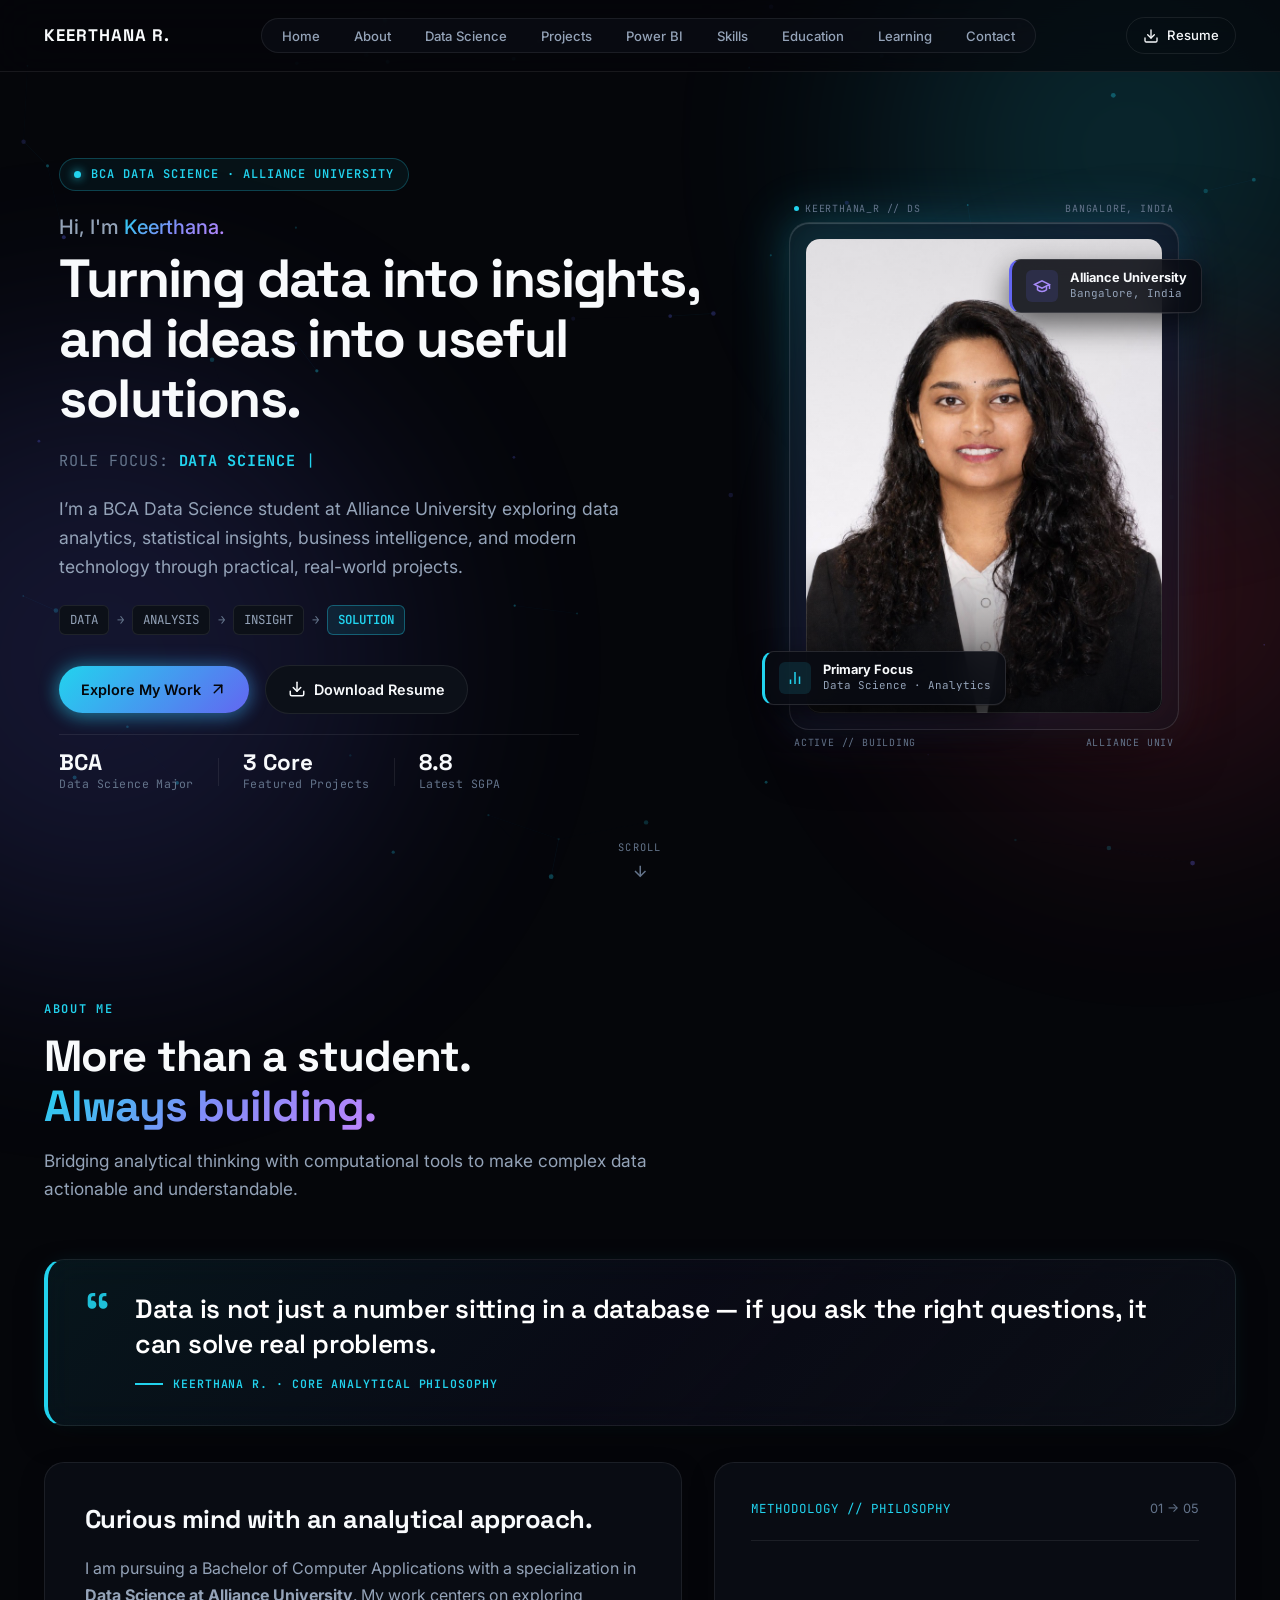
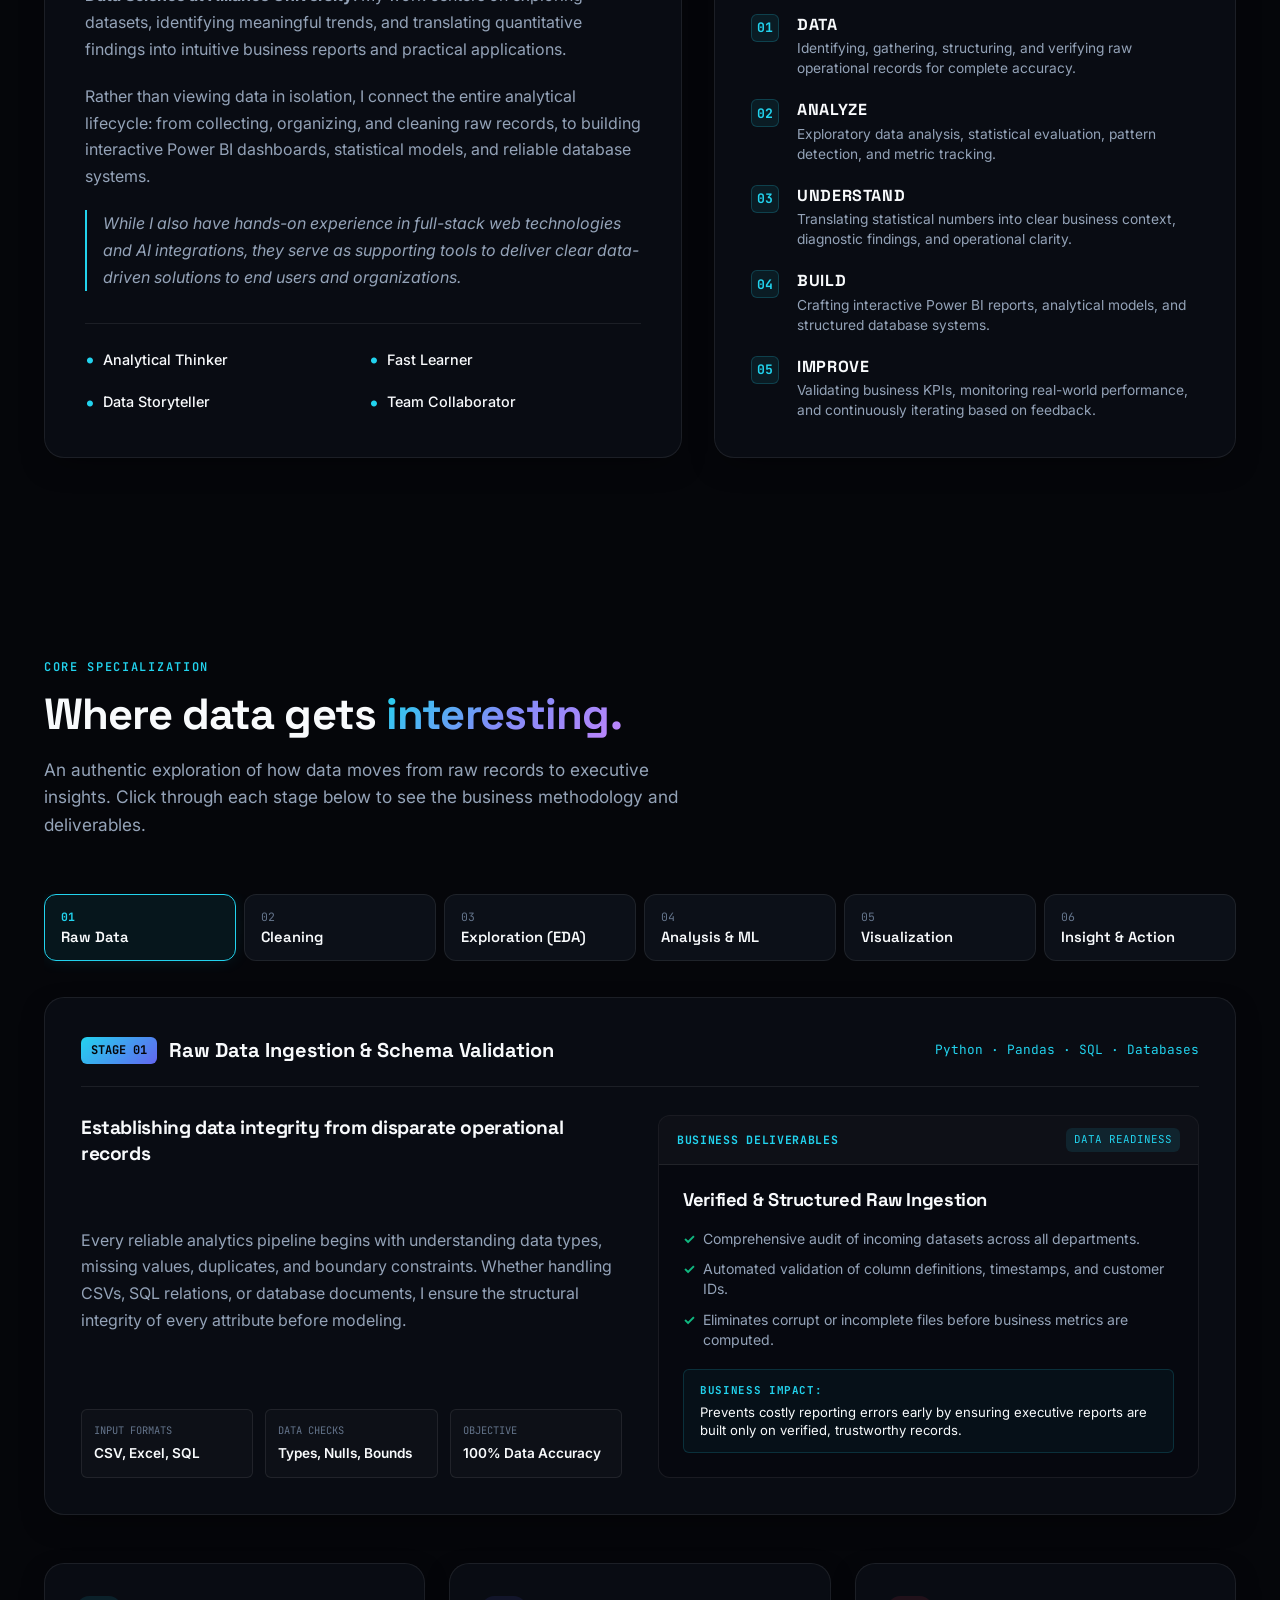
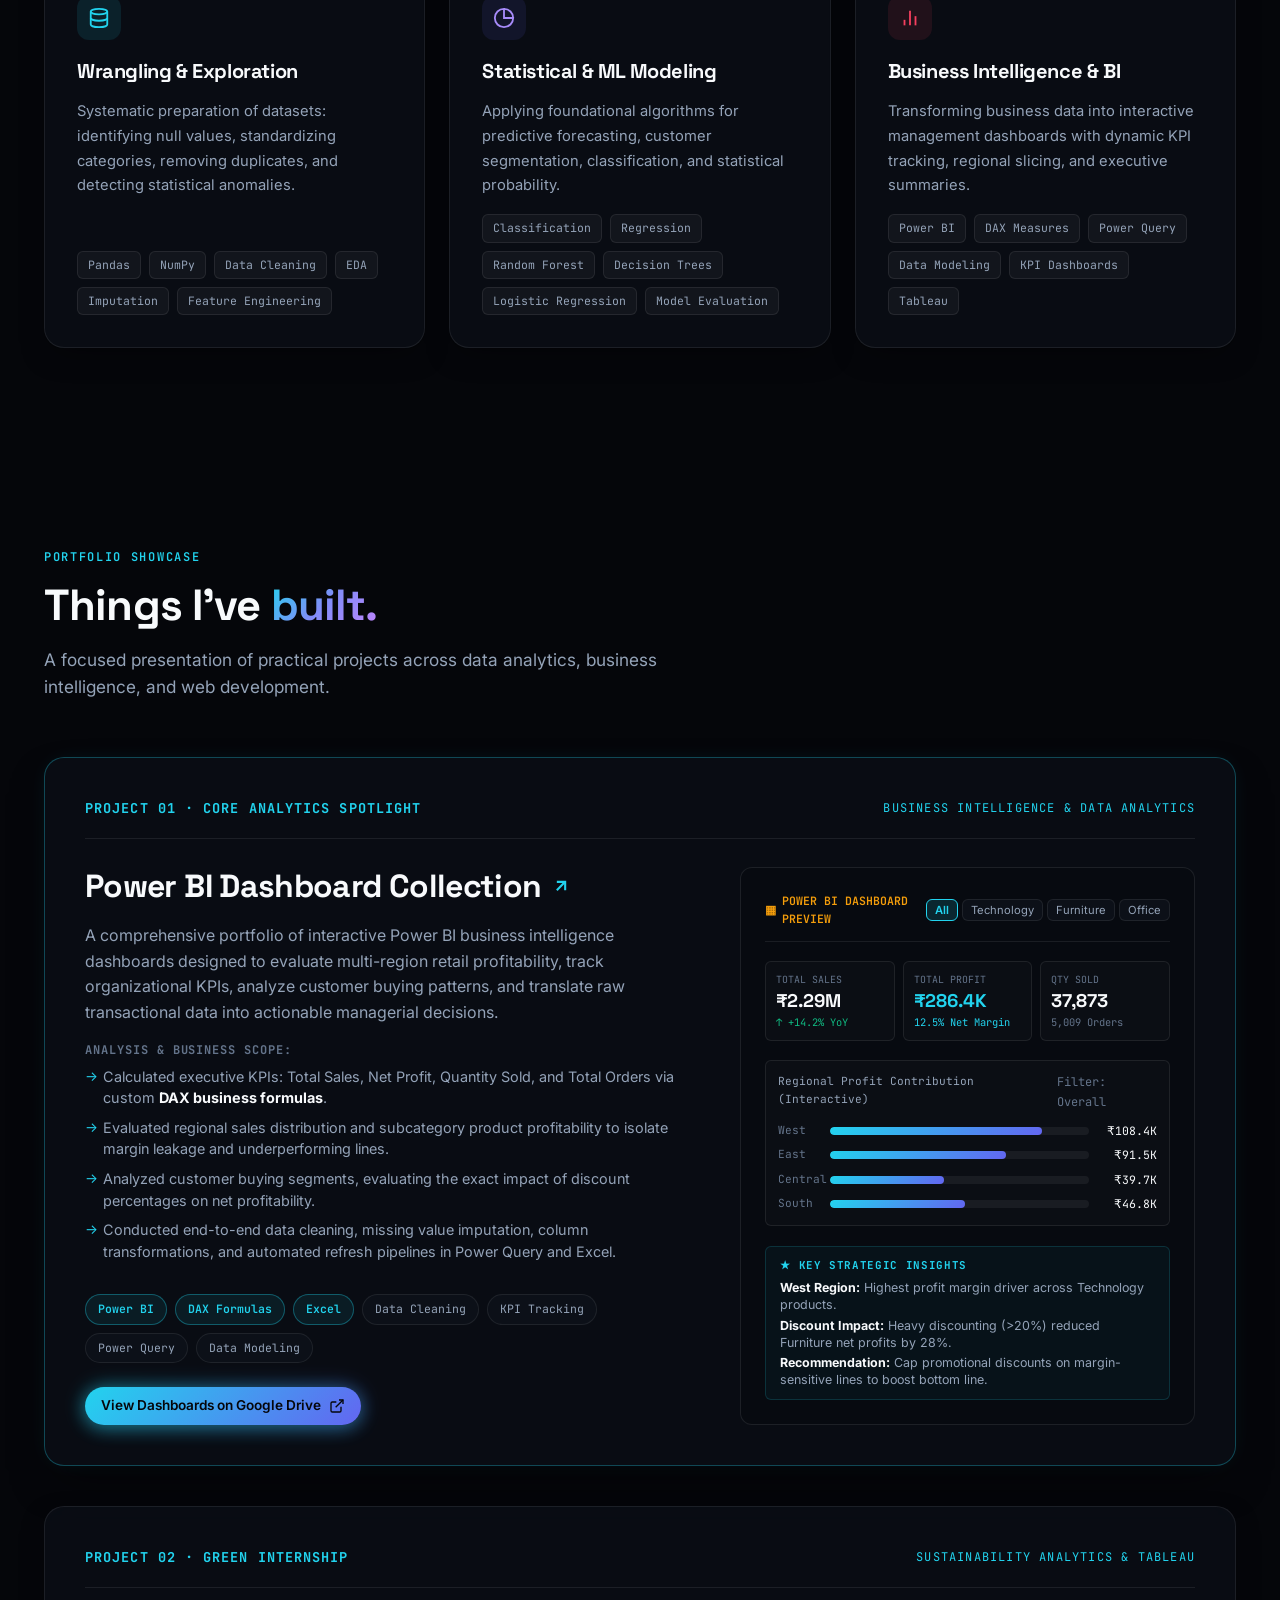
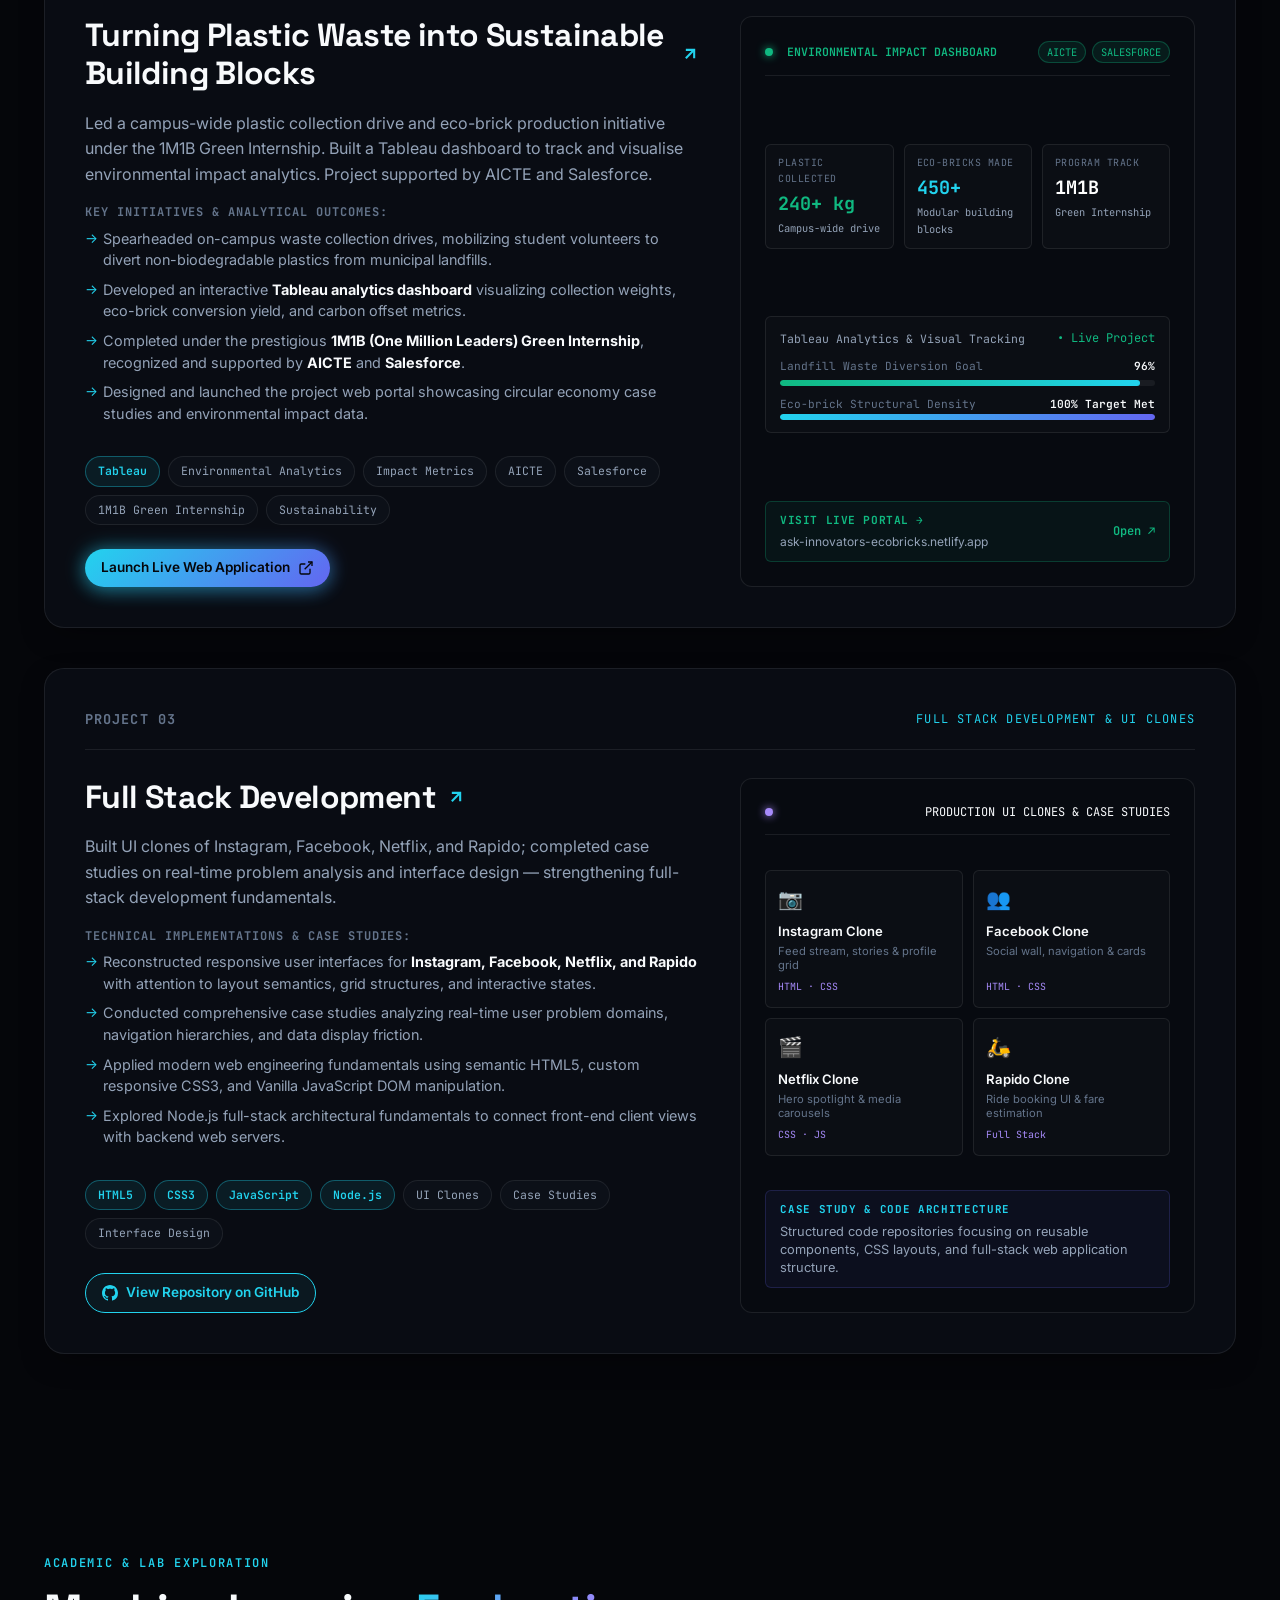
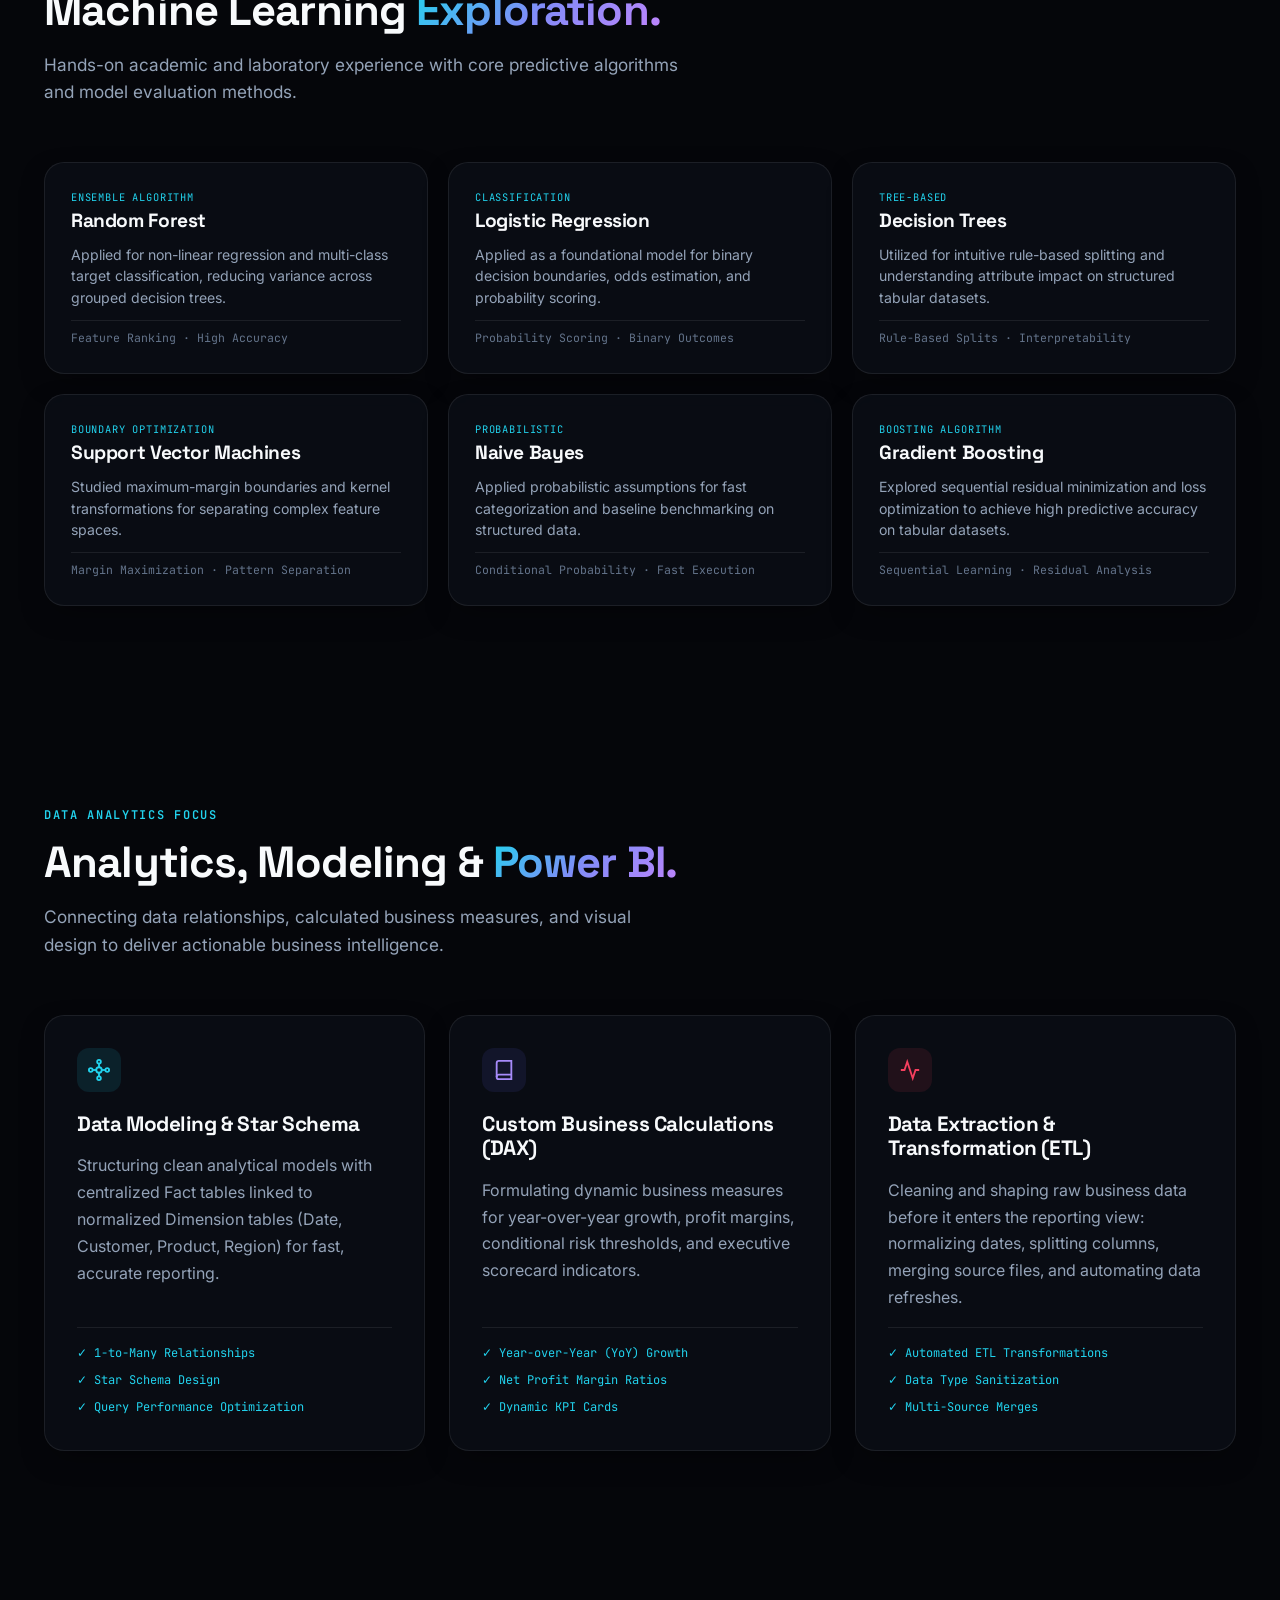
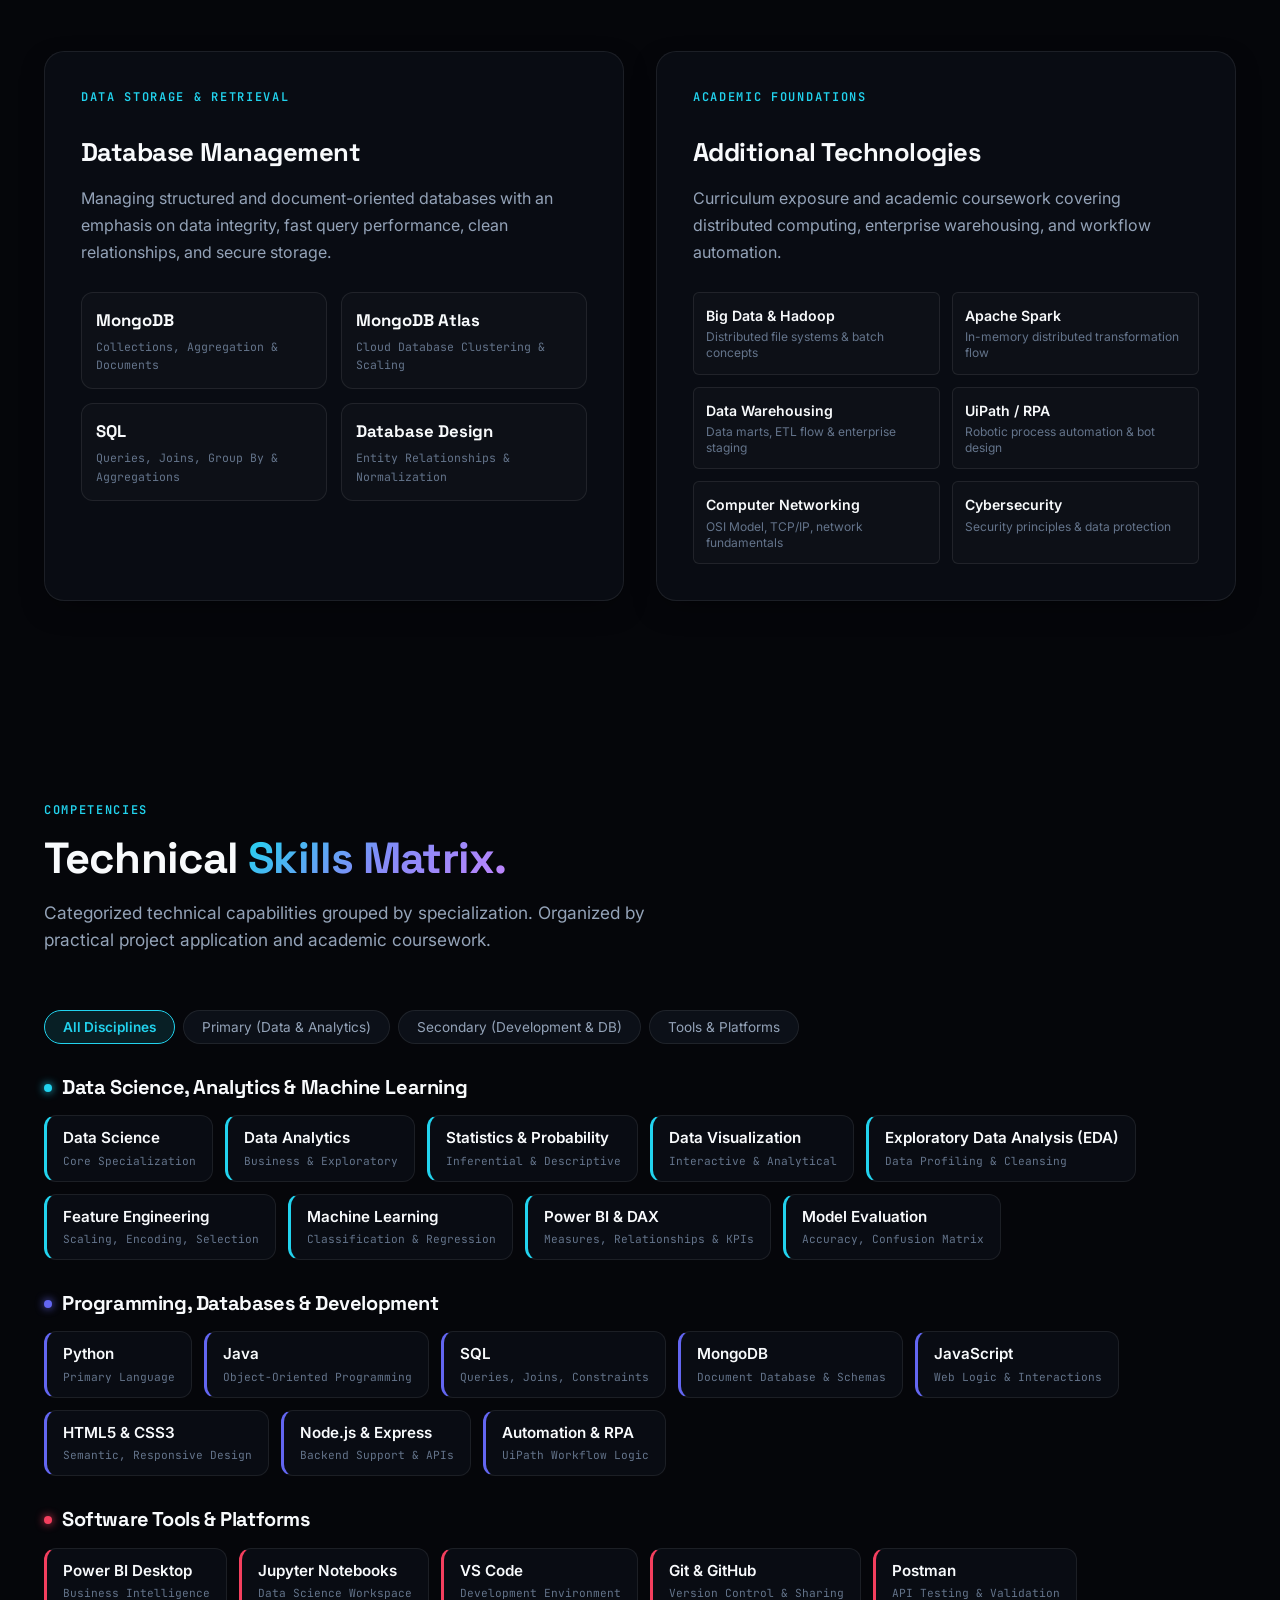
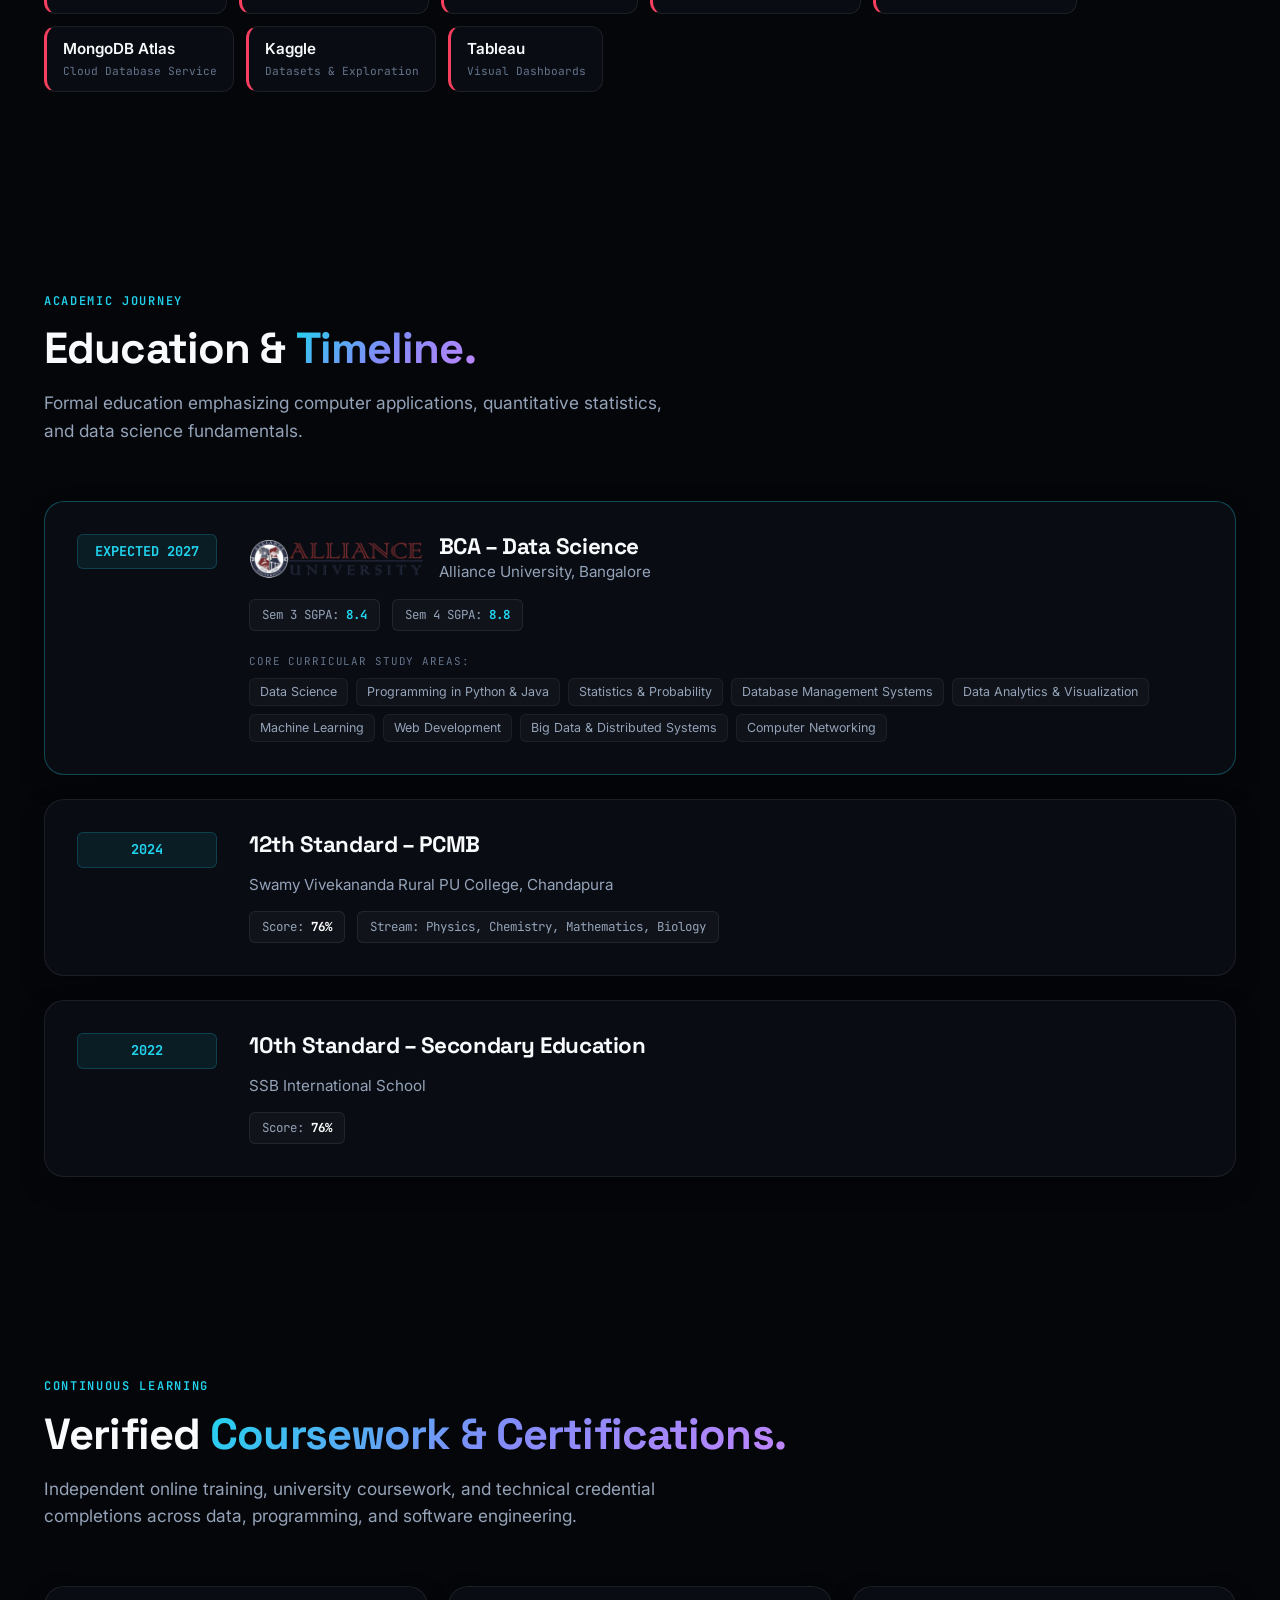
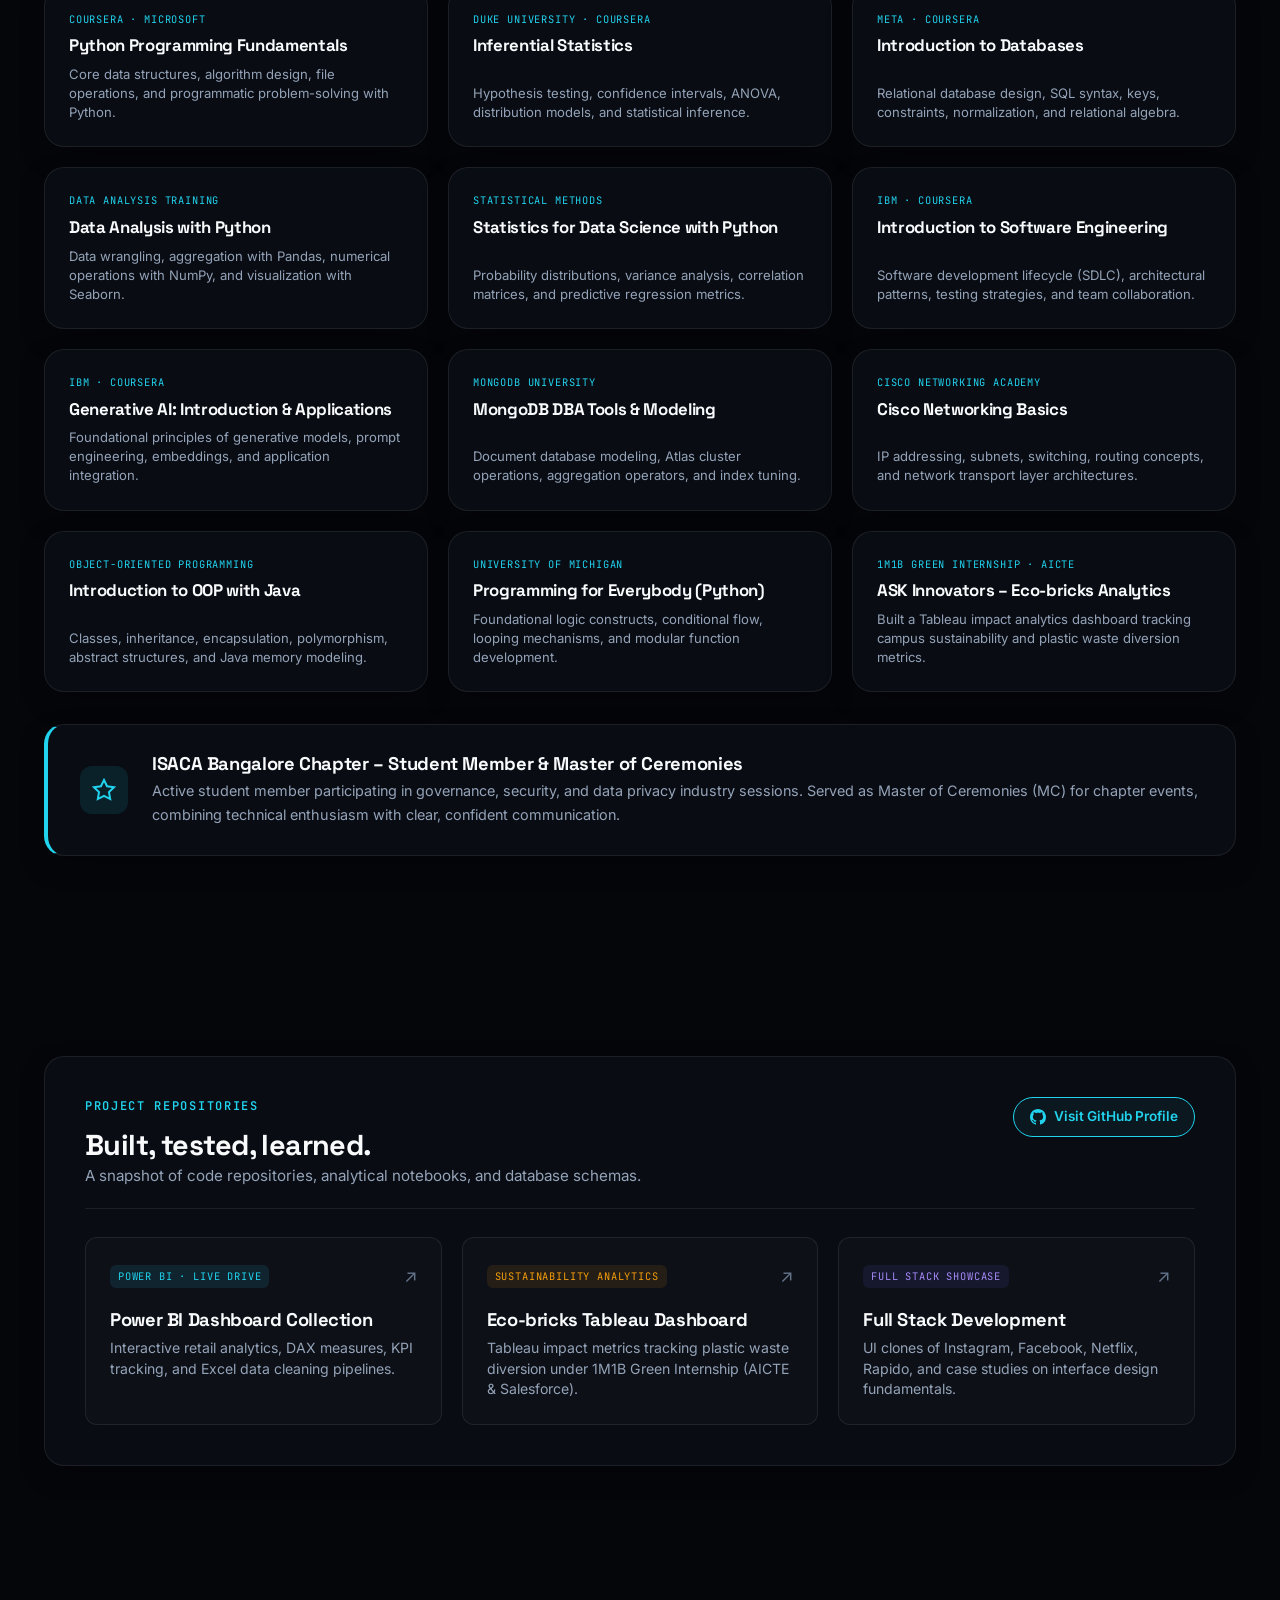
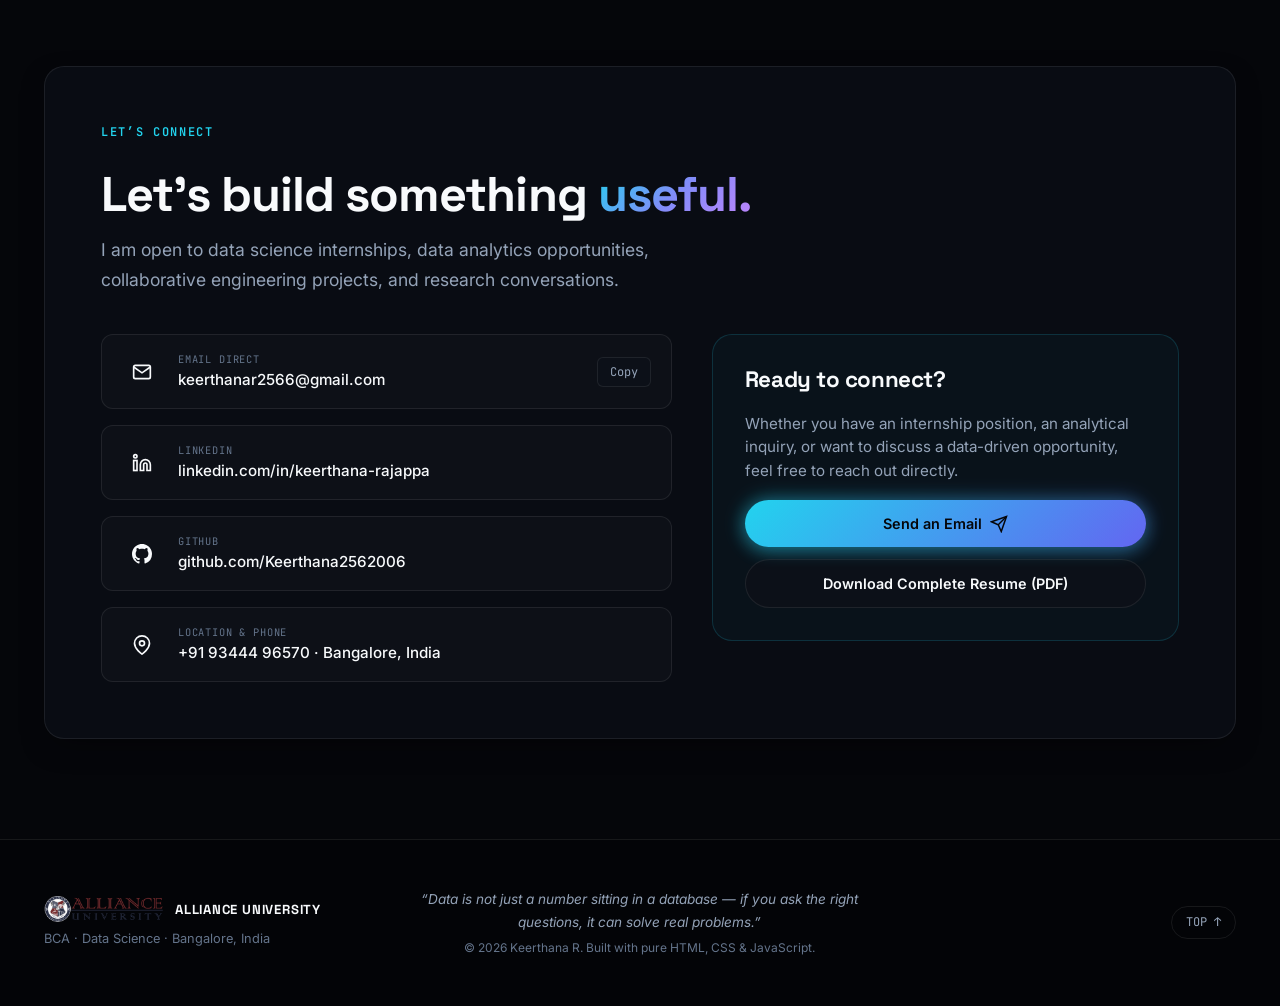
<file: index.html>
<!DOCTYPE html>
<html lang="en" class="scroll-smooth">
<head>
  <meta charset="UTF-8" />
  <meta name="viewport" content="width=device-width, initial-scale=1.0" />
  <meta name="description" content="Keerthana R. — Data Science Student, Data Analytics Enthusiast, and Technology Builder at Alliance University. Turning data into insights, and ideas into useful solutions." />
  <meta name="author" content="Keerthana R." />
  <meta name="theme-color" content="#05060A" />

  <title>Keerthana R. | Data Science &amp; Analytics Portfolio</title>

  <!-- Google Fonts: Space Grotesk, Inter, JetBrains Mono -->
  <link rel="preconnect" href="https://fonts.googleapis.com" />
  <link rel="preconnect" href="https://fonts.gstatic.com" crossorigin />
  <link href="https://fonts.googleapis.com/css2?family=Inter:wght@300;400;500;600;700&family=JetBrains+Mono:wght@400;500;600;700&family=Space+Grotesk:wght@400;500;600;700&display=swap" rel="stylesheet" />

  <link rel="stylesheet" href="style.css" />
</head>
<body id="top">
  <!-- Interactive Ambient Canvas -->
  <canvas id="ambient-canvas" aria-hidden="true"></canvas>

  <!-- Ambient Light Orbs -->
  <div class="ambient-glow orb-1" aria-hidden="true"></div>
  <div class="ambient-glow orb-2" aria-hidden="true"></div>
  <div class="ambient-glow orb-3" aria-hidden="true"></div>

  <!-- Subtle Cursor Follower Glow -->
  <div id="cursor-glow" aria-hidden="true"></div>

  <!-- FIXED NAVIGATION -->
  <header class="site-header" id="navbar">
    <div class="header-inner">
      <!-- Personal Brand Mark -->
      <a href="#top" class="brand-link" aria-label="Home - Keerthana R.">
        <span class="brand-name">KEERTHANA R.</span>
      </a>

      <!-- Desktop Nav Links -->
      <nav class="desktop-nav" aria-label="Primary Navigation">
        <ul class="nav-list">
          <li><a href="#top" class="nav-link active" data-section="top">Home</a></li>
          <li><a href="#about" class="nav-link" data-section="about">About</a></li>
          <li><a href="#datascience" class="nav-link" data-section="datascience">Data Science</a></li>
          <li><a href="#projects" class="nav-link" data-section="projects">Projects</a></li>
          <li><a href="#analytics" class="nav-link" data-section="analytics">Power BI</a></li>
          <li><a href="#skills" class="nav-link" data-section="skills">Skills</a></li>
          <li><a href="#academics" class="nav-link" data-section="academics">Education</a></li>
          <li><a href="#certifications" class="nav-link" data-section="certifications">Learning</a></li>
          <li><a href="#contact" class="nav-link" data-section="contact">Contact</a></li>
        </ul>
      </nav>

      <!-- Header Actions -->
      <div class="header-actions">
        <a href="resume/resume.pdf" target="_blank" rel="noopener noreferrer" class="btn btn-outline-sm btn-resume" title="Download Resume PDF">
          <svg class="icon-svg" viewBox="0 0 24 24" width="16" height="16" fill="none" stroke="currentColor" stroke-width="2" stroke-linecap="round" stroke-linejoin="round">
            <path d="M21 15v4a2 2 0 0 1-2 2H5a2 2 0 0 1-2-2v-4"></path>
            <polyline points="7 10 12 15 17 10"></polyline>
            <line x1="12" y1="15" x2="12" y2="3"></line>
          </svg>
          <span>Resume</span>
        </a>

        <!-- Mobile Toggle Button -->
        <button class="mobile-toggle" id="mobile-toggle" aria-label="Toggle navigation menu" aria-expanded="false">
          <span class="hamburger-bar"></span>
          <span class="hamburger-bar"></span>
          <span class="hamburger-bar"></span>
        </button>
      </div>
    </div>

    <!-- Mobile Drawer Navigation -->
    <div class="mobile-drawer" id="mobile-drawer">
      <nav aria-label="Mobile Navigation">
        <ul class="mobile-nav-list">
          <li><a href="#top" class="mobile-nav-link">Home</a></li>
          <li><a href="#about" class="mobile-nav-link">About</a></li>
          <li><a href="#datascience" class="mobile-nav-link">Data Science</a></li>
          <li><a href="#projects" class="mobile-nav-link">Projects</a></li>
          <li><a href="#analytics" class="mobile-nav-link">Power BI &amp; Analytics</a></li>
          <li><a href="#skills" class="mobile-nav-link">Skills</a></li>
          <li><a href="#academics" class="mobile-nav-link">Education</a></li>
          <li><a href="#certifications" class="mobile-nav-link">Certifications</a></li>
          <li><a href="#contact" class="mobile-nav-link">Contact</a></li>
          <li class="mobile-resume-wrap">
            <a href="resume/resume.pdf" target="_blank" rel="noopener noreferrer" class="btn btn-primary btn-full">
              Download Resume (PDF)
            </a>
          </li>
        </ul>
      </nav>
    </div>
  </header>

  <main>
    <!-- ========================================================
         HERO SECTION: ART-DIRECTED ASYMMETRICAL COMPOSITION
         ======================================================== -->
    <section class="hero-section" id="hero">
      <div class="container hero-container">
        
        <!-- Left Hero Content -->
        <div class="hero-content">
          <!-- Small Identity Line -->
          <div class="identity-badge reveal-item">
            <span class="status-dot"></span>
            <span class="mono-badge">BCA DATA SCIENCE &middot; ALLIANCE UNIVERSITY</span>
          </div>

          <!-- Greeting & Headline -->
          <div class="greeting-wrap reveal-item">
            <p class="hero-greeting">Hi, I'm <span class="text-gradient">Keerthana.</span></p>
            <h1 class="hero-headline">
              Turning data into insights, and ideas into useful solutions.
            </h1>
          </div>

          <!-- Dynamic Role Ticker -->
          <div class="ticker-wrap reveal-item">
            <span class="ticker-prefix">ROLE FOCUS:</span>
            <span class="ticker-text" id="role-ticker">DATA SCIENCE</span>
            <span class="ticker-cursor">|</span>
          </div>

          <!-- Concise Introduction -->
          <p class="hero-desc reveal-item">
            I’m a BCA Data Science student at Alliance University exploring data analytics, statistical insights, business intelligence, and modern technology through practical, real-world projects.
          </p>

          <!-- Core Value Proposition Badges -->
          <div class="pipeline-pill-row reveal-item">
            <span class="pill-node">DATA</span>
            <span class="pill-sep">&rarr;</span>
            <span class="pill-node">ANALYSIS</span>
            <span class="pill-sep">&rarr;</span>
            <span class="pill-node">INSIGHT</span>
            <span class="pill-sep">&rarr;</span>
            <span class="pill-node highlight">SOLUTION</span>
          </div>

          <!-- Hero Action CTAs -->
          <div class="hero-actions reveal-item">
            <a href="#projects" class="btn btn-primary btn-glow">
              <span>Explore My Work</span>
              <svg class="icon-svg" viewBox="0 0 24 24" width="18" height="18" fill="none" stroke="currentColor" stroke-width="2" stroke-linecap="round" stroke-linejoin="round">
                <line x1="7" y1="17" x2="17" y2="7"></line>
                <polyline points="7 7 17 7 17 17"></polyline>
              </svg>
            </a>
            <a href="resume/resume.pdf" target="_blank" rel="noopener noreferrer" class="btn btn-secondary">
              <svg class="icon-svg" viewBox="0 0 24 24" width="18" height="18" fill="none" stroke="currentColor" stroke-width="2" stroke-linecap="round" stroke-linejoin="round">
                <path d="M21 15v4a2 2 0 0 1-2 2H5a2 2 0 0 1-2-2v-4"></path>
                <polyline points="7 10 12 15 17 10"></polyline>
                <line x1="12" y1="15" x2="12" y2="3"></line>
              </svg>
              <span>Download Resume</span>
            </a>
          </div>

          <!-- Key Quick Stats / Technical Telemetry -->
          <div class="hero-telemetry reveal-item">
            <div class="telemetry-block">
              <span class="telemetry-num">BCA</span>
              <span class="telemetry-lbl">Data Science Major</span>
            </div>
            <div class="telemetry-divider"></div>
            <div class="telemetry-block">
              <span class="telemetry-num">3 Core</span>
              <span class="telemetry-lbl">Featured Projects</span>
            </div>
            <div class="telemetry-divider"></div>
            <div class="telemetry-block">
              <span class="telemetry-num">8.8</span>
              <span class="telemetry-lbl">Latest SGPA</span>
            </div>
          </div>
        </div>

        <!-- Right Hero Editorial Portrait Artwork -->
        <div class="hero-visual reveal-item" id="portrait-wrapper">
          <div class="portrait-card" id="portrait-card">
            
            <!-- Layered Background Gradients -->
            <div class="portrait-glow" aria-hidden="true"></div>
            <div class="portrait-mesh" aria-hidden="true"></div>
            
            <!-- Corner Technical Telemetry Tags -->
            <div class="frame-tag frame-tag-tl">
              <span class="tag-bullet"></span>
              <span>KEERTHANA_R // DS</span>
            </div>
            <div class="frame-tag frame-tag-tr">
              <span>BANGALORE, INDIA</span>
            </div>
            <div class="frame-tag frame-tag-bl">
              <span>ACTIVE // BUILDING</span>
            </div>
            <div class="frame-tag frame-tag-br">
              <span>ALLIANCE UNIV</span>
            </div>

            <!-- Authentic Photograph Frame -->
            <div class="portrait-image-container">
              <img 
                src="images/profile.jpg" 
                alt="Keerthana R. — Data Science Student" 
                class="portrait-img"
                loading="eager"
              />
              <div class="portrait-overlay"></div>
              <div class="portrait-border-light"></div>
            </div>

            <!-- Floating Info Card: Role Focus -->
            <div class="floating-badge badge-role">
              <div class="badge-icon">
                <svg viewBox="0 0 24 24" width="18" height="18" fill="none" stroke="currentColor" stroke-width="2">
                  <path d="M18 20V10M12 20V4M6 20v-6"></path>
                </svg>
              </div>
              <div class="badge-text">
                <span class="badge-title">Primary Focus</span>
                <span class="badge-sub">Data Science &middot; Analytics</span>
              </div>
            </div>

            <!-- Floating Info Card: University -->
            <div class="floating-badge badge-univ">
              <div class="badge-icon green-icon">
                <svg viewBox="0 0 24 24" width="18" height="18" fill="none" stroke="currentColor" stroke-width="2">
                  <path d="M22 10v6M2 10l10-5 10 5-10 5z"></path>
                  <path d="M6 12v5c3 3 9 3 12 0v-5"></path>
                </svg>
              </div>
              <div class="badge-text">
                <span class="badge-title">Alliance University</span>
                <span class="badge-sub">Bangalore, India</span>
              </div>
            </div>

          </div>
        </div>

      </div>

      <!-- Scroll Down Indicator -->
      <a href="#about" class="scroll-cue" aria-label="Scroll to About section">
        <span class="cue-label">SCROLL</span>
        <svg class="cue-arrow" viewBox="0 0 24 24" width="18" height="18" fill="none" stroke="currentColor" stroke-width="2">
          <line x1="12" y1="5" x2="12" y2="19"></line>
          <polyline points="19 12 12 19 5 12"></polyline>
        </svg>
      </a>
    </section>


    <!-- ========================================================
         ABOUT SECTION: EDITORIAL LAYOUT
         ======================================================== -->
    <section class="section about-section" id="about">
      <div class="container">
        
        <div class="section-header">
          <div class="section-tag mono">ABOUT ME</div>
          <h2 class="section-title">More than a student.<br /><span class="text-gradient">Always building.</span></h2>
          <p class="section-subtitle">
            Bridging analytical thinking with computational tools to make complex data actionable and understandable.
          </p>
        </div>

        <!-- Personal Philosophy Quote Callout -->
        <div class="philosophy-quote-card card-glass reveal-item">
          <div class="quote-symbol text-cyan">&ldquo;</div>
          <div class="quote-content">
            <blockquote class="quote-statement">
              Data is not just a number sitting in a database &mdash; if you ask the right questions, it can solve real problems.
            </blockquote>
            <div class="quote-signature mono">
              <span class="sig-line"></span>
              <span class="sig-text">KEERTHANA R. &middot; CORE ANALYTICAL PHILOSOPHY</span>
            </div>
          </div>
        </div>

        <div class="about-grid">
          <!-- Main Narrative Block -->
          <div class="about-narrative-card card-glass">
            <h3 class="narrative-heading">Curious mind with an analytical approach.</h3>
            <p>
              I am pursuing a Bachelor of Computer Applications with a specialization in <strong>Data Science at Alliance University</strong>. My work centers on exploring datasets, identifying meaningful trends, and translating quantitative findings into intuitive business reports and practical applications.
            </p>
            <p>
              Rather than viewing data in isolation, I connect the entire analytical lifecycle: from collecting, organizing, and cleaning raw records, to building interactive Power BI dashboards, statistical models, and reliable database systems.
            </p>
            <p class="about-note">
              While I also have hands-on experience in full-stack web technologies and AI integrations, they serve as supporting tools to deliver clear data-driven solutions to end users and organizations.
            </p>

            <!-- Quick Attributes Grid -->
            <div class="attributes-grid">
              <div class="attribute-pill">
                <span class="attr-icon">&bull;</span>
                <span>Analytical Thinker</span>
              </div>
              <div class="attribute-pill">
                <span class="attr-icon">&bull;</span>
                <span>Fast Learner</span>
              </div>
              <div class="attribute-pill">
                <span class="attr-icon">&bull;</span>
                <span>Data Storyteller</span>
              </div>
              <div class="attribute-pill">
                <span class="attr-icon">&bull;</span>
                <span>Team Collaborator</span>
              </div>
            </div>
          </div>

          <!-- Editorial Progression Flow -->
          <div class="about-progression-card card-glass">
            <div class="progression-header">
              <span class="progression-title mono">METHODOLOGY // PHILOSOPHY</span>
              <span class="progression-code">01 &rarr; 05</span>
            </div>

            <div class="flow-steps">
              <div class="flow-step">
                <div class="step-num">01</div>
                <div class="step-body">
                  <div class="step-name">DATA</div>
                  <div class="step-desc">Identifying, gathering, structuring, and verifying raw operational records for complete accuracy.</div>
                </div>
              </div>

              <div class="flow-step">
                <div class="step-num">02</div>
                <div class="step-body">
                  <div class="step-name">ANALYZE</div>
                  <div class="step-desc">Exploratory data analysis, statistical evaluation, pattern detection, and metric tracking.</div>
                </div>
              </div>

              <div class="flow-step">
                <div class="step-num">03</div>
                <div class="step-body">
                  <div class="step-name">UNDERSTAND</div>
                  <div class="step-desc">Translating statistical numbers into clear business context, diagnostic findings, and operational clarity.</div>
                </div>
              </div>

              <div class="flow-step">
                <div class="step-num">04</div>
                <div class="step-body">
                  <div class="step-name">BUILD</div>
                  <div class="step-desc">Crafting interactive Power BI reports, analytical models, and structured database systems.</div>
                </div>
              </div>

              <div class="flow-step">
                <div class="step-num">05</div>
                <div class="step-body">
                  <div class="step-name">IMPROVE</div>
                  <div class="step-desc">Validating business KPIs, monitoring real-world performance, and continuously iterating based on feedback.</div>
                </div>
              </div>
            </div>

          </div>
        </div>

      </div>
    </section>


    <!-- ========================================================
         DATA SCIENCE SECTION: INTERACTIVE WORKFLOW
         ======================================================== -->
    <section class="section ds-section" id="datascience">
      <div class="container">
        
        <div class="section-header">
          <div class="section-tag mono">CORE SPECIALIZATION</div>
          <h2 class="section-title">Where data gets <span class="text-gradient">interesting.</span></h2>
          <p class="section-subtitle">
            An authentic exploration of how data moves from raw records to executive insights. Click through each stage below to see the business methodology and deliverables.
          </p>
        </div>

        <!-- Interactive Pipeline Nav Controls -->
        <div class="pipeline-navigator" role="tablist" aria-label="Data Science Workflow Stages">
          <button class="pipeline-tab active" data-stage="0" role="tab" aria-selected="true" aria-controls="stage-display">
            <span class="tab-index">01</span>
            <span class="tab-label">Raw Data</span>
          </button>
          <button class="pipeline-tab" data-stage="1" role="tab" aria-selected="false" aria-controls="stage-display">
            <span class="tab-index">02</span>
            <span class="tab-label">Cleaning</span>
          </button>
          <button class="pipeline-tab" data-stage="2" role="tab" aria-selected="false" aria-controls="stage-display">
            <span class="tab-index">03</span>
            <span class="tab-label">Exploration (EDA)</span>
          </button>
          <button class="pipeline-tab" data-stage="3" role="tab" aria-selected="false" aria-controls="stage-display">
            <span class="tab-index">04</span>
            <span class="tab-label">Analysis &amp; ML</span>
          </button>
          <button class="pipeline-tab" data-stage="4" role="tab" aria-selected="false" aria-controls="stage-display">
            <span class="tab-index">05</span>
            <span class="tab-label">Visualization</span>
          </button>
          <button class="pipeline-tab" data-stage="5" role="tab" aria-selected="false" aria-controls="stage-display">
            <span class="tab-index">06</span>
            <span class="tab-label">Insight &amp; Action</span>
          </button>
        </div>

        <!-- Dynamic Pipeline Stage Display (HR & Business Friendly) -->
        <div class="stage-display card-glass" id="stage-display" role="tabpanel">
          <div class="stage-meta-row">
            <div class="stage-badge-group">
              <span class="stage-num-badge" id="stage-num">STAGE 01</span>
              <span class="stage-title" id="stage-title">Raw Data Ingestion &amp; Schema Validation</span>
            </div>
            <div class="stage-tools mono" id="stage-tools">Python &middot; Pandas &middot; SQL &middot; Databases</div>
          </div>

          <div class="stage-content-grid">
            <!-- Left: Description and Practical Approach -->
            <div class="stage-explanation">
              <h3 class="stage-subtitle" id="stage-subtitle">Establishing data integrity from disparate operational records</h3>
              <p id="stage-text">
                Every reliable analytics pipeline begins with understanding data types, missing values, duplicates, and boundary constraints. Whether handling CSVs, SQL relations, or database documents, I ensure the structural integrity of every attribute before modeling.
              </p>
              
              <div class="stage-metrics-row" id="stage-metrics">
                <div class="stage-metric-box">
                  <span class="metric-title">Input Formats</span>
                  <span class="metric-value">CSV, Excel, SQL</span>
                </div>
                <div class="stage-metric-box">
                  <span class="metric-title">Data Checks</span>
                  <span class="metric-value">Types, Nulls, Bounds</span>
                </div>
                <div class="stage-metric-box">
                  <span class="metric-title">Objective</span>
                  <span class="metric-value">100% Data Accuracy</span>
                </div>
              </div>
            </div>

            <!-- Right: Business Deliverables & Practical Value (HR Friendly) -->
            <div class="stage-summary-card">
              <div class="summary-card-header">
                <span class="summary-badge mono">BUSINESS DELIVERABLES</span>
                <span class="summary-tag mono" id="stage-deliverable-tag">DATA READINESS</span>
              </div>
              <div class="summary-card-body">
                <h4 class="summary-title" id="stage-deliverable-title">Verified &amp; Structured Raw Ingestion</h4>
                <ul class="summary-list" id="stage-deliverable-list">
                  <li>Comprehensive audit of incoming datasets across all departments.</li>
                  <li>Automated validation of column definitions, timestamps, and customer IDs.</li>
                  <li>Eliminates corrupt or incomplete files before business metrics are computed.</li>
                </ul>
                <div class="summary-impact-box" id="stage-impact-box">
                  <span class="impact-label mono">BUSINESS IMPACT:</span>
                  <p class="impact-text" id="stage-impact-text">Prevents costly reporting errors early by ensuring executive reports are built only on verified, trustworthy records.</p>
                </div>
              </div>
            </div>
          </div>
        </div>

        <!-- Data Science Technical Ecosystem Grid -->
        <div class="ds-ecosystem-grid">
          
          <!-- Card 1: Data Manipulation & Wrangling -->
          <div class="ecosystem-card card-glass">
            <div class="card-icon cyan">
              <svg viewBox="0 0 24 24" width="22" height="22" fill="none" stroke="currentColor" stroke-width="2">
                <ellipse cx="12" cy="5" rx="9" ry="3"></ellipse>
                <path d="M21 12c0 1.66-4 3-9 3s-9-1.34-9-3"></path>
                <path d="M3 5v14c0 1.66 4 3 9 3s9-1.34 9-3V5"></path>
              </svg>
            </div>
            <h3 class="eco-title">Wrangling &amp; Exploration</h3>
            <p class="eco-desc">Systematic preparation of datasets: identifying null values, standardizing categories, removing duplicates, and detecting statistical anomalies.</p>
            <div class="tag-cloud">
              <span class="tag">Pandas</span>
              <span class="tag">NumPy</span>
              <span class="tag">Data Cleaning</span>
              <span class="tag">EDA</span>
              <span class="tag">Imputation</span>
              <span class="tag">Feature Engineering</span>
            </div>
          </div>

          <!-- Card 2: Statistical Modeling & ML -->
          <div class="ecosystem-card card-glass">
            <div class="card-icon violet">
              <svg viewBox="0 0 24 24" width="22" height="22" fill="none" stroke="currentColor" stroke-width="2">
                <path d="M12 2a10 10 0 1 0 10 10H12V2z"></path>
                <path d="M12 2a10 10 0 0 1 10 10"></path>
              </svg>
            </div>
            <h3 class="eco-title">Statistical &amp; ML Modeling</h3>
            <p class="eco-desc">Applying foundational algorithms for predictive forecasting, customer segmentation, classification, and statistical probability.</p>
            <div class="tag-cloud">
              <span class="tag">Classification</span>
              <span class="tag">Regression</span>
              <span class="tag">Random Forest</span>
              <span class="tag">Decision Trees</span>
              <span class="tag">Logistic Regression</span>
              <span class="tag">Model Evaluation</span>
            </div>
          </div>

          <!-- Card 3: Business Analytics & BI -->
          <div class="ecosystem-card card-glass">
            <div class="card-icon rose">
              <svg viewBox="0 0 24 24" width="22" height="22" fill="none" stroke="currentColor" stroke-width="2">
                <line x1="18" y1="20" x2="18" y2="10"></line>
                <line x1="12" y1="20" x2="12" y2="4"></line>
                <line x1="6" y1="20" x2="6" y2="14"></line>
              </svg>
            </div>
            <h3 class="eco-title">Business Intelligence &amp; BI</h3>
            <p class="eco-desc">Transforming business data into interactive management dashboards with dynamic KPI tracking, regional slicing, and executive summaries.</p>
            <div class="tag-cloud">
              <span class="tag">Power BI</span>
              <span class="tag">DAX Measures</span>
              <span class="tag">Power Query</span>
              <span class="tag">Data Modeling</span>
              <span class="tag">KPI Dashboards</span>
              <span class="tag">Tableau</span>
            </div>
          </div>

        </div>

      </div>
    </section>


    <!-- ========================================================
         PROJECTS SECTION: EDITORIAL CASE STUDIES (3 FOCUSED PROJECTS)
         ======================================================== -->
    <section class="section projects-section" id="projects">
      <div class="container">
        
        <div class="section-header">
          <div class="section-tag mono">PORTFOLIO SHOWCASE</div>
          <h2 class="section-title">Things I’ve <span class="text-gradient">built.</span></h2>
          <p class="section-subtitle">
            A focused presentation of practical projects across data analytics, business intelligence, and web development.
          </p>
        </div>

        <div class="editorial-projects-list">

          <!-- PROJECT 01: POWER BI DASHBOARD COLLECTION -->
          <article class="project-case-study card-glass featured-project" id="project-powerbi">
            <div class="project-meta-top">
              <span class="project-num mono text-primary">PROJECT 01 &middot; CORE ANALYTICS SPOTLIGHT</span>
              <span class="project-category mono">BUSINESS INTELLIGENCE &amp; DATA ANALYTICS</span>
            </div>

            <div class="project-layout-grid">
              <!-- Left Project Info -->
              <div class="project-details">
                <h3 class="project-name">
                  <a href="https://drive.google.com/drive/folders/1_rfvH_tK7TE118YBQyM7uThEkgkOBB5X?usp=drive_link" target="_blank" rel="noopener noreferrer" class="project-title-link" title="Open Power BI Dashboard Collection on Google Drive">
                    <span>Power BI Dashboard Collection</span>
                    <svg class="link-arrow-icon" viewBox="0 0 24 24" width="20" height="20" fill="none" stroke="currentColor" stroke-width="2.5">
                      <path d="M7 17L17 7"></path>
                      <polyline points="7 7 17 7 17 17"></polyline>
                    </svg>
                  </a>
                </h3>
                <p class="project-overview">
                  A comprehensive portfolio of interactive Power BI business intelligence dashboards designed to evaluate multi-region retail profitability, track organizational KPIs, analyze customer buying patterns, and translate raw transactional data into actionable managerial decisions.
                </p>

                <div class="project-highlights">
                  <h4 class="highlight-title mono">ANALYSIS &amp; BUSINESS SCOPE:</h4>
                  <ul class="highlight-list">
                    <li>Calculated executive KPIs: Total Sales, Net Profit, Quantity Sold, and Total Orders via custom <strong>DAX business formulas</strong>.</li>
                    <li>Evaluated regional sales distribution and subcategory product profitability to isolate margin leakage and underperforming lines.</li>
                    <li>Analyzed customer buying segments, evaluating the exact impact of discount percentages on net profitability.</li>
                    <li>Conducted end-to-end data cleaning, missing value imputation, column transformations, and automated refresh pipelines in Power Query and Excel.</li>
                  </ul>
                </div>

                <div class="project-tech-stack">
                  <span class="tech-badge highlight">Power BI</span>
                  <span class="tech-badge highlight">DAX Formulas</span>
                  <span class="tech-badge highlight">Excel</span>
                  <span class="tech-badge">Data Cleaning</span>
                  <span class="tech-badge">KPI Tracking</span>
                  <span class="tech-badge">Power Query</span>
                  <span class="tech-badge">Data Modeling</span>
                </div>

                <div class="project-actions">
                  <a href="https://drive.google.com/drive/folders/1_rfvH_tK7TE118YBQyM7uThEkgkOBB5X?usp=drive_link" target="_blank" rel="noopener noreferrer" class="btn btn-primary btn-sm btn-glow">
                    <span>View Dashboards on Google Drive</span>
                    <svg class="icon-svg" viewBox="0 0 24 24" width="16" height="16" fill="none" stroke="currentColor" stroke-width="2">
                      <path d="M18 13v6a2 2 0 0 1-2 2H5a2 2 0 0 1-2-2V8a2 2 0 0 1 2-2h6"></path>
                      <polyline points="15 3 21 3 21 9"></polyline>
                      <line x1="10" y1="14" x2="21" y2="3"></line>
                    </svg>
                  </a>
                </div>
              </div>

              <!-- Right Interactive Power BI Simulation Dashboard -->
              <div class="project-visual-pane">
                <div class="interactive-card-inner bi-dashboard-mock">
                  <div class="visual-header">
                    <div class="bi-brand mono">
                      <span class="bi-icon">&#9638;</span> POWER BI DASHBOARD PREVIEW
                    </div>
                    <div class="bi-filters" id="bi-category-filters">
                      <button class="bi-btn active" data-cat="all">All</button>
                      <button class="bi-btn" data-cat="tech">Technology</button>
                      <button class="bi-btn" data-cat="furn">Furniture</button>
                      <button class="bi-btn" data-cat="off">Office</button>
                    </div>
                  </div>

                  <!-- Dynamic Metric Cards -->
                  <div class="bi-metrics-grid">
                    <div class="bi-kpi-card">
                      <span class="bi-kpi-lbl mono">TOTAL SALES</span>
                      <span class="bi-kpi-val" id="kpi-sales">&#8377;2.29M</span>
                      <span class="bi-kpi-sub mono text-green">&uarr; +14.2% YoY</span>
                    </div>
                    <div class="bi-kpi-card">
                      <span class="bi-kpi-lbl mono">TOTAL PROFIT</span>
                      <span class="bi-kpi-val text-primary" id="kpi-profit">&#8377;286.4K</span>
                      <span class="bi-kpi-sub mono text-cyan">12.5% Net Margin</span>
                    </div>
                    <div class="bi-kpi-card">
                      <span class="bi-kpi-lbl mono">QTY SOLD</span>
                      <span class="bi-kpi-val" id="kpi-qty">37,873</span>
                      <span class="bi-kpi-sub mono">5,009 Orders</span>
                    </div>
                  </div>

                  <!-- Simulated Regional & Category Visual Bar Chart -->
                  <div class="bi-chart-box">
                    <div class="chart-header mono">
                      <span>Regional Profit Contribution (Interactive)</span>
                      <span class="text-xs text-muted">Filter: <span id="bi-active-filter-name">Overall</span></span>
                    </div>
                    
                    <div class="bi-bars-list" id="bi-bars">
                      <div class="bar-item">
                        <span class="bar-lbl mono">West</span>
                        <div class="bar-track"><div class="bar-fill" style="width: 82%;"></div></div>
                        <span class="bar-val mono">&#8377;108.4K</span>
                      </div>
                      <div class="bar-item">
                        <span class="bar-lbl mono">East</span>
                        <div class="bar-track"><div class="bar-fill" style="width: 68%;"></div></div>
                        <span class="bar-val mono">&#8377;91.5K</span>
                      </div>
                      <div class="bar-item">
                        <span class="bar-lbl mono">Central</span>
                        <div class="bar-track"><div class="bar-fill" style="width: 44%;"></div></div>
                        <span class="bar-val mono">&#8377;39.7K</span>
                      </div>
                      <div class="bar-item">
                        <span class="bar-lbl mono">South</span>
                        <div class="bar-track"><div class="bar-fill" style="width: 52%;"></div></div>
                        <span class="bar-val mono">&#8377;46.8K</span>
                      </div>
                    </div>
                  </div>

                  <!-- Actionable Business Insights Callout (HR Friendly) -->
                  <div class="bi-insights-box">
                    <span class="insights-title mono">&#9733; KEY STRATEGIC INSIGHTS</span>
                    <ul class="insights-list">
                      <li><strong>West Region:</strong> Highest profit margin driver across Technology products.</li>
                      <li><strong>Discount Impact:</strong> Heavy discounting (&gt;20%) reduced Furniture net profits by 28%.</li>
                      <li><strong>Recommendation:</strong> Cap promotional discounts on margin-sensitive lines to boost bottom line.</li>
                    </ul>
                  </div>
                </div>
              </div>
            </div>
          </article>


          <!-- PROJECT 02: TURNING PLASTIC WASTE INTO SUSTAINABLE BUILDING BLOCKS -->
          <article class="project-case-study card-glass" id="project-ecobricks">
            <div class="project-meta-top">
              <span class="project-num mono text-primary">PROJECT 02 &middot; GREEN INTERNSHIP</span>
              <span class="project-category mono">SUSTAINABILITY ANALYTICS &amp; TABLEAU</span>
            </div>

            <div class="project-layout-grid">
              <!-- Left Project Info -->
              <div class="project-details">
                <h3 class="project-name">
                  <a href="https://ask-innovators-ecobricks.netlify.app/" target="_blank" rel="noopener noreferrer" class="project-title-link" title="Open Eco-bricks Project Portal">
                    <span>Turning Plastic Waste into Sustainable Building Blocks</span>
                    <svg class="link-arrow-icon" viewBox="0 0 24 24" width="20" height="20" fill="none" stroke="currentColor" stroke-width="2.5">
                      <path d="M7 17L17 7"></path>
                      <polyline points="7 7 17 7 17 17"></polyline>
                    </svg>
                  </a>
                </h3>
                <p class="project-overview">
                  Led a campus-wide plastic collection drive and eco-brick production initiative under the 1M1B Green Internship. Built a Tableau dashboard to track and visualise environmental impact analytics. Project supported by AICTE and Salesforce.
                </p>

                <div class="project-highlights">
                  <h4 class="highlight-title mono">KEY INITIATIVES &amp; ANALYTICAL OUTCOMES:</h4>
                  <ul class="highlight-list">
                    <li>Spearheaded on-campus waste collection drives, mobilizing student volunteers to divert non-biodegradable plastics from municipal landfills.</li>
                    <li>Developed an interactive <strong>Tableau analytics dashboard</strong> visualizing collection weights, eco-brick conversion yield, and carbon offset metrics.</li>
                    <li>Completed under the prestigious <strong>1M1B (One Million Leaders) Green Internship</strong>, recognized and supported by <strong>AICTE</strong> and <strong>Salesforce</strong>.</li>
                    <li>Designed and launched the project web portal showcasing circular economy case studies and environmental impact data.</li>
                  </ul>
                </div>

                <div class="project-tech-stack">
                  <span class="tech-badge highlight">Tableau</span>
                  <span class="tech-badge">Environmental Analytics</span>
                  <span class="tech-badge">Impact Metrics</span>
                  <span class="tech-badge">AICTE</span>
                  <span class="tech-badge">Salesforce</span>
                  <span class="tech-badge">1M1B Green Internship</span>
                  <span class="tech-badge">Sustainability</span>
                </div>

                <div class="project-actions">
                  <a href="https://ask-innovators-ecobricks.netlify.app/" target="_blank" rel="noopener noreferrer" class="btn btn-primary btn-sm btn-glow">
                    <span>Launch Live Web Application</span>
                    <svg class="icon-svg" viewBox="0 0 24 24" width="16" height="16" fill="none" stroke="currentColor" stroke-width="2">
                      <path d="M18 13v6a2 2 0 0 1-2 2H5a2 2 0 0 1-2-2V8a2 2 0 0 1 2-2h6"></path>
                      <polyline points="15 3 21 3 21 9"></polyline>
                      <line x1="10" y1="14" x2="21" y2="3"></line>
                    </svg>
                  </a>
                </div>
              </div>

              <!-- Right Sustainability Visual Analytics Card -->
              <div class="project-visual-pane">
                <div class="interactive-card-inner sustainability-visual-card">
                  <div class="visual-header">
                    <div class="sustain-brand mono">
                      <span class="dot-status green"></span>
                      <span>ENVIRONMENTAL IMPACT DASHBOARD</span>
                    </div>
                    <div class="partner-tags-mini">
                      <span class="partner-badge mono">AICTE</span>
                      <span class="partner-badge mono">SALESFORCE</span>
                    </div>
                  </div>

                  <!-- Impact Metrics Grid -->
                  <div class="sustain-metrics-grid">
                    <div class="sustain-kpi-card">
                      <span class="sustain-kpi-label mono">PLASTIC COLLECTED</span>
                      <span class="sustain-kpi-value text-green">240+ kg</span>
                      <span class="sustain-kpi-sub mono">Campus-wide drive</span>
                    </div>
                    <div class="sustain-kpi-card">
                      <span class="sustain-kpi-label mono">ECO-BRICKS MADE</span>
                      <span class="sustain-kpi-value text-cyan">450+</span>
                      <span class="sustain-kpi-sub mono">Modular building blocks</span>
                    </div>
                    <div class="sustain-kpi-card">
                      <span class="sustain-kpi-label mono">PROGRAM TRACK</span>
                      <span class="sustain-kpi-value text-white">1M1B</span>
                      <span class="sustain-kpi-sub mono">Green Internship</span>
                    </div>
                  </div>

                  <!-- Tableau Analytics Spotlight Box -->
                  <div class="tableau-spotlight-box">
                    <div class="tableau-spotlight-header mono">
                      <span>Tableau Analytics &amp; Visual Tracking</span>
                      <span class="text-xs text-green">&bull; Live Project</span>
                    </div>
                    <div class="sustain-progress-group">
                      <div class="sustain-prog-row">
                        <span class="sustain-prog-label mono">Landfill Waste Diversion Goal</span>
                        <span class="sustain-prog-val mono">96%</span>
                      </div>
                      <div class="sustain-prog-track">
                        <div class="sustain-prog-fill" style="width: 96%;"></div>
                      </div>
                    </div>
                    <div class="sustain-prog-group">
                      <div class="sustain-prog-row">
                        <span class="sustain-prog-label mono">Eco-brick Structural Density</span>
                        <span class="sustain-prog-val mono">100% Target Met</span>
                      </div>
                      <div class="sustain-prog-track">
                        <div class="sustain-prog-fill fill-cyan" style="width: 100%;"></div>
                      </div>
                    </div>
                  </div>

                  <!-- Portal Banner Link -->
                  <a href="https://ask-innovators-ecobricks.netlify.app/" target="_blank" rel="noopener noreferrer" class="portal-cta-banner">
                    <div class="portal-cta-text">
                      <span class="portal-cta-title mono">VISIT LIVE PORTAL &rarr;</span>
                      <span class="portal-cta-url">ask-innovators-ecobricks.netlify.app</span>
                    </div>
                    <div class="portal-cta-btn mono text-xs">Open &nearr;</div>
                  </a>

                </div>
              </div>
            </div>
          </article>


          <!-- PROJECT 03: FULL STACK DEVELOPMENT -->
          <article class="project-case-study card-glass" id="project-fsd">
            <div class="project-meta-top">
              <span class="project-num mono">PROJECT 03</span>
              <span class="project-category mono">FULL STACK DEVELOPMENT &amp; UI CLONES</span>
            </div>

            <div class="project-layout-grid">
              <!-- Left Project Info -->
              <div class="project-details">
                <h3 class="project-name">
                  <a href="https://github.com/Keerthana2562006/FSD_KeerthanaR" target="_blank" rel="noopener noreferrer" class="project-title-link" title="Open Full Stack Development Repository on GitHub">
                    <span>Full Stack Development</span>
                    <svg class="link-arrow-icon" viewBox="0 0 24 24" width="20" height="20" fill="none" stroke="currentColor" stroke-width="2.5">
                      <path d="M7 17L17 7"></path>
                      <polyline points="7 7 17 7 17 17"></polyline>
                    </svg>
                  </a>
                </h3>
                <p class="project-overview">
                  Built UI clones of Instagram, Facebook, Netflix, and Rapido; completed case studies on real-time problem analysis and interface design — strengthening full-stack development fundamentals.
                </p>

                <div class="project-highlights">
                  <h4 class="highlight-title mono">TECHNICAL IMPLEMENTATIONS &amp; CASE STUDIES:</h4>
                  <ul class="highlight-list">
                    <li>Reconstructed responsive user interfaces for <strong>Instagram, Facebook, Netflix, and Rapido</strong> with attention to layout semantics, grid structures, and interactive states.</li>
                    <li>Conducted comprehensive case studies analyzing real-time user problem domains, navigation hierarchies, and data display friction.</li>
                    <li>Applied modern web engineering fundamentals using semantic HTML5, custom responsive CSS3, and Vanilla JavaScript DOM manipulation.</li>
                    <li>Explored Node.js full-stack architectural fundamentals to connect front-end client views with backend web servers.</li>
                  </ul>
                </div>

                <div class="project-tech-stack">
                  <span class="tech-badge highlight">HTML5</span>
                  <span class="tech-badge highlight">CSS3</span>
                  <span class="tech-badge highlight">JavaScript</span>
                  <span class="tech-badge highlight">Node.js</span>
                  <span class="tech-badge">UI Clones</span>
                  <span class="tech-badge">Case Studies</span>
                  <span class="tech-badge">Interface Design</span>
                </div>

                <div class="project-actions">
                  <a href="https://github.com/Keerthana2562006/FSD_KeerthanaR" target="_blank" rel="noopener noreferrer" class="btn btn-outline-cyan btn-sm">
                    <svg viewBox="0 0 24 24" width="16" height="16" fill="currentColor">
                      <path d="M12 0C5.37 0 0 5.37 0 12c0 5.31 3.435 9.795 8.205 11.385.6.105.825-.255.825-.57 0-.285-.015-1.23-.015-2.235-3.015.555-3.795-.735-4.035-1.41-.135-.345-.72-1.41-1.23-1.695-.42-.225-1.02-.78-.015-.795.945-.015 1.62.87 1.845 1.23 1.08 1.815 2.805 1.305 3.495.99.105-.78.42-1.305.765-1.605-2.67-.3-5.46-1.335-5.46-5.925 0-1.305.465-2.385 1.23-3.225-.12-.3-.54-1.53.12-3.18 0 0 1.005-.315 3.3 1.23.96-.27 1.98-.405 3-.405s2.04.135 3 .405c2.295-1.56 3.3-1.23 3.3-1.23.66 1.65.24 2.88.12 3.18.765.84 1.23 1.905 1.23 3.225 0 4.605-2.805 5.625-5.475 5.925.435.375.81 1.095.81 2.22 0 1.605-.015 2.895-.015 3.3 0 .315.225.69.825.57A12.02 12.02 0 0024 12c0-6.63-5.37-12-12-12z"/>
                    </svg>
                    <span>View Repository on GitHub</span>
                  </a>
                </div>
              </div>

              <!-- Right UI Clones Showcase Pane -->
              <div class="project-visual-pane">
                <div class="interactive-card-inner fsd-visual-card">
                  <div class="visual-header">
                    <span class="dot-status violet"></span>
                    <span class="mono text-xs">PRODUCTION UI CLONES &amp; CASE STUDIES</span>
                  </div>

                  <div class="clones-grid">
                    <div class="clone-card">
                      <div class="clone-icon instagram">&#128247;</div>
                      <div class="clone-info">
                        <span class="clone-name">Instagram Clone</span>
                        <span class="clone-desc">Feed stream, stories &amp; profile grid</span>
                      </div>
                      <span class="clone-tag mono">HTML &middot; CSS</span>
                    </div>

                    <div class="clone-card">
                      <div class="clone-icon facebook">&#128101;</div>
                      <div class="clone-info">
                        <span class="clone-name">Facebook Clone</span>
                        <span class="clone-desc">Social wall, navigation &amp; cards</span>
                      </div>
                      <span class="clone-tag mono">HTML &middot; CSS</span>
                    </div>

                    <div class="clone-card">
                      <div class="clone-icon netflix">&#127916;</div>
                      <div class="clone-info">
                        <span class="clone-name">Netflix Clone</span>
                        <span class="clone-desc">Hero spotlight &amp; media carousels</span>
                      </div>
                      <span class="clone-tag mono">CSS &middot; JS</span>
                    </div>

                    <div class="clone-card">
                      <div class="clone-icon rapido">&#128757;</div>
                      <div class="clone-info">
                        <span class="clone-name">Rapido Clone</span>
                        <span class="clone-desc">Ride booking UI &amp; fare estimation</span>
                      </div>
                      <span class="clone-tag mono">Full Stack</span>
                    </div>
                  </div>

                  <div class="fsd-repo-callout">
                    <span class="callout-label mono">CASE STUDY &amp; CODE ARCHITECTURE</span>
                    <p class="callout-desc">Structured code repositories focusing on reusable components, CSS layouts, and full-stack web application structure.</p>
                  </div>

                </div>
              </div>
            </div>
          </article>

        </div>
      </div>
    </section>


    <!-- ========================================================
         MACHINE LEARNING WORK (ACADEMIC / LAB SCOPE)
         ======================================================== -->
    <section class="section ml-work-section" id="ml-work">
      <div class="container">
        
        <div class="section-header">
          <div class="section-tag mono">ACADEMIC &amp; LAB EXPLORATION</div>
          <h2 class="section-title">Machine Learning <span class="text-gradient">Exploration.</span></h2>
          <p class="section-subtitle">
            Hands-on academic and laboratory experience with core predictive algorithms and model evaluation methods.
          </p>
        </div>

        <div class="ml-models-grid">
          
          <div class="ml-model-card card-glass">
            <div class="model-head">
              <span class="model-badge mono">ENSEMBLE ALGORITHM</span>
              <h3 class="model-title">Random Forest</h3>
            </div>
            <p class="model-summary">Applied for non-linear regression and multi-class target classification, reducing variance across grouped decision trees.</p>
            <div class="model-tags mono">
              <span>Feature Ranking</span> &middot; <span>High Accuracy</span>
            </div>
          </div>

          <div class="ml-model-card card-glass">
            <div class="model-head">
              <span class="model-badge mono">CLASSIFICATION</span>
              <h3 class="model-title">Logistic Regression</h3>
            </div>
            <p class="model-summary">Applied as a foundational model for binary decision boundaries, odds estimation, and probability scoring.</p>
            <div class="model-tags mono">
              <span>Probability Scoring</span> &middot; <span>Binary Outcomes</span>
            </div>
          </div>

          <div class="ml-model-card card-glass">
            <div class="model-head">
              <span class="model-badge mono">TREE-BASED</span>
              <h3 class="model-title">Decision Trees</h3>
            </div>
            <p class="model-summary">Utilized for intuitive rule-based splitting and understanding attribute impact on structured tabular datasets.</p>
            <div class="model-tags mono">
              <span>Rule-Based Splits</span> &middot; <span>Interpretability</span>
            </div>
          </div>

          <div class="ml-model-card card-glass">
            <div class="model-head">
              <span class="model-badge mono">BOUNDARY OPTIMIZATION</span>
              <h3 class="model-title">Support Vector Machines</h3>
            </div>
            <p class="model-summary">Studied maximum-margin boundaries and kernel transformations for separating complex feature spaces.</p>
            <div class="model-tags mono">
              <span>Margin Maximization</span> &middot; <span>Pattern Separation</span>
            </div>
          </div>

          <div class="ml-model-card card-glass">
            <div class="model-head">
              <span class="model-badge mono">PROBABILISTIC</span>
              <h3 class="model-title">Naive Bayes</h3>
            </div>
            <p class="model-summary">Applied probabilistic assumptions for fast categorization and baseline benchmarking on structured data.</p>
            <div class="model-tags mono">
              <span>Conditional Probability</span> &middot; <span>Fast Execution</span>
            </div>
          </div>

          <div class="ml-model-card card-glass">
            <div class="model-head">
              <span class="model-badge mono">BOOSTING ALGORITHM</span>
              <h3 class="model-title">Gradient Boosting</h3>
            </div>
            <p class="model-summary">Explored sequential residual minimization and loss optimization to achieve high predictive accuracy on tabular datasets.</p>
            <div class="model-tags mono">
              <span>Sequential Learning</span> &middot; <span>Residual Analysis</span>
            </div>
          </div>

        </div>

      </div>
    </section>


    <!-- ========================================================
         POWER BI & ANALYTICS SPOTLIGHT
         ======================================================== -->
    <section class="section analytics-deepdive" id="analytics">
      <div class="container">
        
        <div class="section-header">
          <div class="section-tag mono">DATA ANALYTICS FOCUS</div>
          <h2 class="section-title">Analytics, Modeling &amp; <span class="text-gradient">Power BI.</span></h2>
          <p class="section-subtitle">
            Connecting data relationships, calculated business measures, and visual design to deliver actionable business intelligence.
          </p>
        </div>

        <div class="analytics-showcase-grid">
          
          <!-- Column 1: Star Schema Data Modeling -->
          <div class="analytics-card card-glass">
            <div class="card-icon cyan">
              <svg viewBox="0 0 24 24" width="22" height="22" fill="none" stroke="currentColor" stroke-width="2">
                <circle cx="12" cy="12" r="3"></circle>
                <circle cx="12" cy="3" r="2"></circle>
                <circle cx="21" cy="12" r="2"></circle>
                <circle cx="12" cy="21" r="2"></circle>
                <circle cx="3" cy="12" r="2"></circle>
                <line x1="12" y1="5" x2="12" y2="9"></line>
                <line x1="19" y1="12" x2="15" y2="12"></line>
                <line x1="12" y1="19" x2="12" y2="15"></line>
                <line x1="5" y1="12" x2="9" y2="12"></line>
              </svg>
            </div>
            <h3 class="card-heading">Data Modeling &amp; Star Schema</h3>
            <p>
              Structuring clean analytical models with centralized Fact tables linked to normalized Dimension tables (Date, Customer, Product, Region) for fast, accurate reporting.
            </p>
            <ul class="analytics-feature-list mono text-xs">
              <li>&check; 1-to-Many Relationships</li>
              <li>&check; Star Schema Design</li>
              <li>&check; Query Performance Optimization</li>
            </ul>
          </div>

          <!-- Column 2: DAX Formulations -->
          <div class="analytics-card card-glass">
            <div class="card-icon violet">
              <svg viewBox="0 0 24 24" width="22" height="22" fill="none" stroke="currentColor" stroke-width="2">
                <path d="M4 19.5A2.5 2.5 0 0 1 6.5 17H20"></path>
                <path d="M6.5 2H20v20H6.5A2.5 2.5 0 0 1 4 19.5v-15A2.5 2.5 0 0 1 6.5 2z"></path>
              </svg>
            </div>
            <h3 class="card-heading">Custom Business Calculations (DAX)</h3>
            <p>
              Formulating dynamic business measures for year-over-year growth, profit margins, conditional risk thresholds, and executive scorecard indicators.
            </p>
            <ul class="analytics-feature-list mono text-xs">
              <li>&check; Year-over-Year (YoY) Growth</li>
              <li>&check; Net Profit Margin Ratios</li>
              <li>&check; Dynamic KPI Cards</li>
            </ul>
          </div>

          <!-- Column 3: Power Query Transformations -->
          <div class="analytics-card card-glass">
            <div class="card-icon rose">
              <svg viewBox="0 0 24 24" width="22" height="22" fill="none" stroke="currentColor" stroke-width="2">
                <polyline points="22 12 18 12 15 21 9 3 6 12 2 12"></polyline>
              </svg>
            </div>
            <h3 class="card-heading">Data Extraction &amp; Transformation (ETL)</h3>
            <p>
              Cleaning and shaping raw business data before it enters the reporting view: normalizing dates, splitting columns, merging source files, and automating data refreshes.
            </p>
            <ul class="analytics-feature-list mono text-xs">
              <li>&check; Automated ETL Transformations</li>
              <li>&check; Data Type Sanitization</li>
              <li>&check; Multi-Source Merges</li>
            </ul>
          </div>

        </div>

      </div>
    </section>


    <!-- ========================================================
         DATABASES & COMPACT TECHNICAL FOUNDATIONS
         ======================================================== -->
    <section class="section tech-foundation-section" id="databases">
      <div class="container">
        
        <div class="split-tech-grid">
          
          <!-- Database Architecture -->
          <div class="db-block card-glass">
            <div class="section-tag mono">DATA STORAGE &amp; RETRIEVAL</div>
            <h3 class="sub-section-title">Database Management</h3>
            <p class="text-secondary">
              Managing structured and document-oriented databases with an emphasis on data integrity, fast query performance, clean relationships, and secure storage.
            </p>

            <div class="db-badges-row">
              <div class="db-pill">
                <span class="db-pill-name">MongoDB</span>
                <span class="db-pill-sub mono">Collections, Aggregation &amp; Documents</span>
              </div>
              <div class="db-pill">
                <span class="db-pill-name">MongoDB Atlas</span>
                <span class="db-pill-sub mono">Cloud Database Clustering &amp; Scaling</span>
              </div>
              <div class="db-pill">
                <span class="db-pill-name">SQL</span>
                <span class="db-pill-sub mono">Queries, Joins, Group By &amp; Aggregations</span>
              </div>
              <div class="db-pill">
                <span class="db-pill-name">Database Design</span>
                <span class="db-pill-sub mono">Entity Relationships &amp; Normalization</span>
              </div>
            </div>
          </div>

          <!-- Academic Exposure to Additional Technologies -->
          <div class="additional-block card-glass">
            <div class="section-tag mono">ACADEMIC FOUNDATIONS</div>
            <h3 class="sub-section-title">Additional Technologies</h3>
            <p class="text-secondary">
              Curriculum exposure and academic coursework covering distributed computing, enterprise warehousing, and workflow automation.
            </p>

            <div class="compact-tech-grid">
              <div class="compact-tech-item">
                <span class="c-title">Big Data &amp; Hadoop</span>
                <span class="c-desc">Distributed file systems &amp; batch concepts</span>
              </div>
              <div class="compact-tech-item">
                <span class="c-title">Apache Spark</span>
                <span class="c-desc">In-memory distributed transformation flow</span>
              </div>
              <div class="compact-tech-item">
                <span class="c-title">Data Warehousing</span>
                <span class="c-desc">Data marts, ETL flow &amp; enterprise staging</span>
              </div>
              <div class="compact-tech-item">
                <span class="c-title">UiPath / RPA</span>
                <span class="c-desc">Robotic process automation &amp; bot design</span>
              </div>
              <div class="compact-tech-item">
                <span class="c-title">Computer Networking</span>
                <span class="c-desc">OSI Model, TCP/IP, network fundamentals</span>
              </div>
              <div class="compact-tech-item">
                <span class="c-title">Cybersecurity</span>
                <span class="c-desc">Security principles &amp; data protection</span>
              </div>
            </div>
          </div>

        </div>

      </div>
    </section>


    <!-- ========================================================
         SKILLS: INTERACTIVE TECHNICAL MATRIX
         ======================================================== -->
    <section class="section skills-section" id="skills">
      <div class="container">
        
        <div class="section-header">
          <div class="section-tag mono">COMPETENCIES</div>
          <h2 class="section-title">Technical <span class="text-gradient">Skills Matrix.</span></h2>
          <p class="section-subtitle">
            Categorized technical capabilities grouped by specialization. Organized by practical project application and academic coursework.
          </p>
        </div>

        <!-- Filter Buttons -->
        <div class="skills-filter-nav" role="tablist">
          <button class="skills-tab-btn active" data-filter="all">All Disciplines</button>
          <button class="skills-tab-btn" data-filter="primary">Primary (Data &amp; Analytics)</button>
          <button class="skills-tab-btn" data-filter="secondary">Secondary (Development &amp; DB)</button>
          <button class="skills-tab-btn" data-filter="tools">Tools &amp; Platforms</button>
        </div>

        <div class="skills-matrix-container" id="skills-container">

          <!-- GROUP 1: PRIMARY DATA SCIENCE & ANALYTICS -->
          <div class="skill-category-group" data-group="primary">
            <div class="group-title-row">
              <span class="group-dot primary"></span>
              <h3 class="group-heading">Data Science, Analytics &amp; Machine Learning</h3>
            </div>
            <div class="skills-chips-row">
              <div class="skill-chip primary">
                <span class="chip-name">Data Science</span>
                <span class="chip-level mono">Core Specialization</span>
              </div>
              <div class="skill-chip primary">
                <span class="chip-name">Data Analytics</span>
                <span class="chip-level mono">Business &amp; Exploratory</span>
              </div>
              <div class="skill-chip primary">
                <span class="chip-name">Statistics &amp; Probability</span>
                <span class="chip-level mono">Inferential &amp; Descriptive</span>
              </div>
              <div class="skill-chip primary">
                <span class="chip-name">Data Visualization</span>
                <span class="chip-level mono">Interactive &amp; Analytical</span>
              </div>
              <div class="skill-chip primary">
                <span class="chip-name">Exploratory Data Analysis (EDA)</span>
                <span class="chip-level mono">Data Profiling &amp; Cleansing</span>
              </div>
              <div class="skill-chip primary">
                <span class="chip-name">Feature Engineering</span>
                <span class="chip-level mono">Scaling, Encoding, Selection</span>
              </div>
              <div class="skill-chip primary">
                <span class="chip-name">Machine Learning</span>
                <span class="chip-level mono">Classification &amp; Regression</span>
              </div>
              <div class="skill-chip primary">
                <span class="chip-name">Power BI &amp; DAX</span>
                <span class="chip-level mono">Measures, Relationships &amp; KPIs</span>
              </div>
              <div class="skill-chip primary">
                <span class="chip-name">Model Evaluation</span>
                <span class="chip-level mono">Accuracy, Confusion Matrix</span>
              </div>
            </div>
          </div>

          <!-- GROUP 2: SECONDARY PROGRAMMING & DATABASES -->
          <div class="skill-category-group" data-group="secondary">
            <div class="group-title-row">
              <span class="group-dot secondary"></span>
              <h3 class="group-heading">Programming, Databases &amp; Development</h3>
            </div>
            <div class="skills-chips-row">
              <div class="skill-chip secondary">
                <span class="chip-name">Python</span>
                <span class="chip-level mono">Primary Language</span>
              </div>
              <div class="skill-chip secondary">
                <span class="chip-name">Java</span>
                <span class="chip-level mono">Object-Oriented Programming</span>
              </div>
              <div class="skill-chip secondary">
                <span class="chip-name">SQL</span>
                <span class="chip-level mono">Queries, Joins, Constraints</span>
              </div>
              <div class="skill-chip secondary">
                <span class="chip-name">MongoDB</span>
                <span class="chip-level mono">Document Database &amp; Schemas</span>
              </div>
              <div class="skill-chip secondary">
                <span class="chip-name">JavaScript</span>
                <span class="chip-level mono">Web Logic &amp; Interactions</span>
              </div>
              <div class="skill-chip secondary">
                <span class="chip-name">HTML5 &amp; CSS3</span>
                <span class="chip-level mono">Semantic, Responsive Design</span>
              </div>
              <div class="skill-chip secondary">
                <span class="chip-name">Node.js &amp; Express</span>
                <span class="chip-level mono">Backend Support &amp; APIs</span>
              </div>
              <div class="skill-chip secondary">
                <span class="chip-name">Automation &amp; RPA</span>
                <span class="chip-level mono">UiPath Workflow Logic</span>
              </div>
            </div>
          </div>

          <!-- GROUP 3: TOOLS & ENVIRONMENTS -->
          <div class="skill-category-group" data-group="tools">
            <div class="group-title-row">
              <span class="group-dot tools"></span>
              <h3 class="group-heading">Software Tools &amp; Platforms</h3>
            </div>
            <div class="skills-chips-row">
              <div class="skill-chip tool">
                <span class="chip-name">Power BI Desktop</span>
                <span class="chip-level mono">Business Intelligence</span>
              </div>
              <div class="skill-chip tool">
                <span class="chip-name">Jupyter Notebooks</span>
                <span class="chip-level mono">Data Science Workspace</span>
              </div>
              <div class="skill-chip tool">
                <span class="chip-name">VS Code</span>
                <span class="chip-level mono">Development Environment</span>
              </div>
              <div class="skill-chip tool">
                <span class="chip-name">Git &amp; GitHub</span>
                <span class="chip-level mono">Version Control &amp; Sharing</span>
              </div>
              <div class="skill-chip tool">
                <span class="chip-name">Postman</span>
                <span class="chip-level mono">API Testing &amp; Validation</span>
              </div>
              <div class="skill-chip tool">
                <span class="chip-name">MongoDB Atlas</span>
                <span class="chip-level mono">Cloud Database Service</span>
              </div>
              <div class="skill-chip tool">
                <span class="chip-name">Kaggle</span>
                <span class="chip-level mono">Datasets &amp; Exploration</span>
              </div>
              <div class="skill-chip tool">
                <span class="chip-name">Tableau</span>
                <span class="chip-level mono">Visual Dashboards</span>
              </div>
            </div>
          </div>

        </div>

      </div>
    </section>


    <!-- ========================================================
         EDUCATION SECTION: TIMELINE
         ======================================================== -->
    <section class="section academics-section" id="academics">
      <div class="container">
        
        <div class="section-header">
          <div class="section-tag mono">ACADEMIC JOURNEY</div>
          <h2 class="section-title">Education &amp; <span class="text-gradient">Timeline.</span></h2>
          <p class="section-subtitle">
            Formal education emphasizing computer applications, quantitative statistics, and data science fundamentals.
          </p>
        </div>

        <div class="timeline-container">
          
          <!-- TIMELINE ITEM 1: ALLIANCE UNIVERSITY -->
          <div class="timeline-item featured card-glass">
            <div class="timeline-badge-year mono">EXPECTED 2027</div>
            <div class="timeline-content">
              <div class="timeline-univ-row">
                <img src="images/alliance-logo.png" alt="Alliance University" class="timeline-univ-logo" onerror="this.style.display='none';" />
                <div>
                  <h3 class="timeline-degree">BCA &ndash; Data Science</h3>
                  <div class="timeline-institution">Alliance University, Bangalore</div>
                </div>
              </div>

              <div class="academic-scores-row">
                <div class="score-badge mono">Sem 3 SGPA: <strong class="text-primary">8.4</strong></div>
                <div class="score-badge mono">Sem 4 SGPA: <strong class="text-primary">8.8</strong></div>
              </div>

              <div class="academic-topics">
                <div class="topics-title mono">CORE CURRICULAR STUDY AREAS:</div>
                <div class="topics-tags">
                  <span class="topic-tag">Data Science</span>
                  <span class="topic-tag">Programming in Python &amp; Java</span>
                  <span class="topic-tag">Statistics &amp; Probability</span>
                  <span class="topic-tag">Database Management Systems</span>
                  <span class="topic-tag">Data Analytics &amp; Visualization</span>
                  <span class="topic-tag">Machine Learning</span>
                  <span class="topic-tag">Web Development</span>
                  <span class="topic-tag">Big Data &amp; Distributed Systems</span>
                  <span class="topic-tag">Computer Networking</span>
                </div>
              </div>
            </div>
          </div>

          <!-- TIMELINE ITEM 2: 12TH STANDARD -->
          <div class="timeline-item card-glass">
            <div class="timeline-badge-year mono">2024</div>
            <div class="timeline-content">
              <h3 class="timeline-degree">12th Standard &ndash; PCMB</h3>
              <div class="timeline-institution">Swamy Vivekananda Rural PU College, Chandapura</div>
              <div class="academic-scores-row">
                <div class="score-badge mono">Score: <strong class="text-white">76%</strong></div>
                <div class="score-badge mono">Stream: Physics, Chemistry, Mathematics, Biology</div>
              </div>
            </div>
          </div>

          <!-- TIMELINE ITEM 3: 10TH STANDARD -->
          <div class="timeline-item card-glass">
            <div class="timeline-badge-year mono">2022</div>
            <div class="timeline-content">
              <h3 class="timeline-degree">10th Standard &ndash; Secondary Education</h3>
              <div class="timeline-institution">SSB International School</div>
              <div class="academic-scores-row">
                <div class="score-badge mono">Score: <strong class="text-white">76%</strong></div>
              </div>
            </div>
          </div>

        </div>

      </div>
    </section>


    <!-- ========================================================
         CERTIFICATIONS & LEARNING SECTION
         ======================================================== -->
    <section class="section cert-section" id="certifications">
      <div class="container">
        
        <div class="section-header">
          <div class="section-tag mono">CONTINUOUS LEARNING</div>
          <h2 class="section-title">Verified <span class="text-gradient">Coursework &amp; Certifications.</span></h2>
          <p class="section-subtitle">
            Independent online training, university coursework, and technical credential completions across data, programming, and software engineering.
          </p>
        </div>

        <div class="cert-grid">

          <div class="cert-card card-glass">
            <div class="cert-issuer mono">COURSERA &middot; MICROSOFT</div>
            <h3 class="cert-title">Python Programming Fundamentals</h3>
            <p class="cert-desc">Core data structures, algorithm design, file operations, and programmatic problem-solving with Python.</p>
          </div>

          <div class="cert-card card-glass">
            <div class="cert-issuer mono">DUKE UNIVERSITY &middot; COURSERA</div>
            <h3 class="cert-title">Inferential Statistics</h3>
            <p class="cert-desc">Hypothesis testing, confidence intervals, ANOVA, distribution models, and statistical inference.</p>
          </div>

          <div class="cert-card card-glass">
            <div class="cert-issuer mono">META &middot; COURSERA</div>
            <h3 class="cert-title">Introduction to Databases</h3>
            <p class="cert-desc">Relational database design, SQL syntax, keys, constraints, normalization, and relational algebra.</p>
          </div>

          <div class="cert-card card-glass">
            <div class="cert-issuer mono">DATA ANALYSIS TRAINING</div>
            <h3 class="cert-title">Data Analysis with Python</h3>
            <p class="cert-desc">Data wrangling, aggregation with Pandas, numerical operations with NumPy, and visualization with Seaborn.</p>
          </div>

          <div class="cert-card card-glass">
            <div class="cert-issuer mono">STATISTICAL METHODS</div>
            <h3 class="cert-title">Statistics for Data Science with Python</h3>
            <p class="cert-desc">Probability distributions, variance analysis, correlation matrices, and predictive regression metrics.</p>
          </div>

          <div class="cert-card card-glass">
            <div class="cert-issuer mono">IBM &middot; COURSERA</div>
            <h3 class="cert-title">Introduction to Software Engineering</h3>
            <p class="cert-desc">Software development lifecycle (SDLC), architectural patterns, testing strategies, and team collaboration.</p>
          </div>

          <div class="cert-card card-glass">
            <div class="cert-issuer mono">IBM &middot; COURSERA</div>
            <h3 class="cert-title">Generative AI: Introduction &amp; Applications</h3>
            <p class="cert-desc">Foundational principles of generative models, prompt engineering, embeddings, and application integration.</p>
          </div>

          <div class="cert-card card-glass">
            <div class="cert-issuer mono">MONGODB UNIVERSITY</div>
            <h3 class="cert-title">MongoDB DBA Tools &amp; Modeling</h3>
            <p class="cert-desc">Document database modeling, Atlas cluster operations, aggregation operators, and index tuning.</p>
          </div>

          <div class="cert-card card-glass">
            <div class="cert-issuer mono">CISCO NETWORKING ACADEMY</div>
            <h3 class="cert-title">Cisco Networking Basics</h3>
            <p class="cert-desc">IP addressing, subnets, switching, routing concepts, and network transport layer architectures.</p>
          </div>

          <div class="cert-card card-glass">
            <div class="cert-issuer mono">OBJECT-ORIENTED PROGRAMMING</div>
            <h3 class="cert-title">Introduction to OOP with Java</h3>
            <p class="cert-desc">Classes, inheritance, encapsulation, polymorphism, abstract structures, and Java memory modeling.</p>
          </div>

          <div class="cert-card card-glass">
            <div class="cert-issuer mono">UNIVERSITY OF MICHIGAN</div>
            <h3 class="cert-title">Programming for Everybody (Python)</h3>
            <p class="cert-desc">Foundational logic constructs, conditional flow, looping mechanisms, and modular function development.</p>
          </div>

          <div class="cert-card card-glass">
            <div class="cert-issuer mono">1M1B GREEN INTERNSHIP &middot; AICTE</div>
            <h3 class="cert-title">ASK Innovators &ndash; Eco-bricks Analytics</h3>
            <p class="cert-desc">Built a Tableau impact analytics dashboard tracking campus sustainability and plastic waste diversion metrics.</p>
          </div>

        </div>

        <!-- Leadership & ISACA Mention -->
        <div class="leadership-banner card-glass">
          <div class="lead-icon cyan">
            <svg viewBox="0 0 24 24" width="24" height="24" fill="none" stroke="currentColor" stroke-width="2">
              <path d="M12 2l3.09 6.26L22 9.27l-5 4.87 1.18 6.88L12 17.77l-6.18 3.25L7 14.14 2 9.27l6.91-1.01L12 2z"></path>
            </svg>
          </div>
          <div class="lead-content">
            <h4 class="lead-title">ISACA Bangalore Chapter &ndash; Student Member &amp; Master of Ceremonies</h4>
            <p class="lead-desc">
              Active student member participating in governance, security, and data privacy industry sessions. Served as Master of Ceremonies (MC) for chapter events, combining technical enthusiasm with clear, confident communication.
            </p>
          </div>
        </div>

      </div>
    </section>


    <!-- ========================================================
         PROJECT REPOSITORIES / WORK SHOWCASE (HR FRIENDLY)
         ======================================================== -->
    <section class="section github-section" id="github">
      <div class="container">
        
        <div class="repo-showcase-card card-glass">
          <div class="repo-header-row">
            <div>
              <div class="section-tag mono">PROJECT REPOSITORIES</div>
              <h3 class="repo-headline">Built, tested, learned.</h3>
              <p class="repo-sub">A snapshot of code repositories, analytical notebooks, and database schemas.</p>
            </div>
            <a href="https://github.com/Keerthana2562006" target="_blank" rel="noopener noreferrer" class="btn btn-outline-cyan btn-sm">
              <svg viewBox="0 0 24 24" width="16" height="16" fill="currentColor">
                <path d="M12 0C5.37 0 0 5.37 0 12c0 5.31 3.435 9.795 8.205 11.385.6.105.825-.255.825-.57 0-.285-.015-1.23-.015-2.235-3.015.555-3.795-.735-4.035-1.41-.135-.345-.72-1.41-1.23-1.695-.42-.225-1.02-.78-.015-.795.945-.015 1.62.87 1.845 1.23 1.08 1.815 2.805 1.305 3.495.99.105-.78.42-1.305.765-1.605-2.67-.3-5.46-1.335-5.46-5.925 0-1.305.465-2.385 1.23-3.225-.12-.3-.54-1.53.12-3.18 0 0 1.005-.315 3.3 1.23.96-.27 1.98-.405 3-.405s2.04.135 3 .405c2.295-1.56 3.3-1.23 3.3-1.23.66 1.65.24 2.88.12 3.18.765.84 1.23 1.905 1.23 3.225 0 4.605-2.805 5.625-5.475 5.925.435.375.81 1.095.81 2.22 0 1.605-.015 2.895-.015 3.3 0 .315.225.69.825.57A12.02 12.02 0 0024 12c0-6.63-5.37-12-12-12z"/>
              </svg>
              <span>Visit GitHub Profile</span>
            </a>
          </div>

          <div class="repo-cards-grid">
            <a href="https://drive.google.com/drive/folders/1_rfvH_tK7TE118YBQyM7uThEkgkOBB5X?usp=drive_link" target="_blank" rel="noopener noreferrer" class="repo-item-box repo-card-link">
              <div class="repo-box-top">
                <span class="repo-badge cyan mono">POWER BI &middot; LIVE DRIVE</span>
                <span class="repo-link-arrow">&nearr;</span>
              </div>
              <h4 class="repo-title">Power BI Dashboard Collection</h4>
              <p class="repo-desc">Interactive retail analytics, DAX measures, KPI tracking, and Excel data cleaning pipelines.</p>
            </a>

            <a href="https://ask-innovators-ecobricks.netlify.app/" target="_blank" rel="noopener noreferrer" class="repo-item-box repo-card-link">
              <div class="repo-box-top">
                <span class="repo-badge yellow mono">SUSTAINABILITY ANALYTICS</span>
                <span class="repo-link-arrow">&nearr;</span>
              </div>
              <h4 class="repo-title">Eco-bricks Tableau Dashboard</h4>
              <p class="repo-desc">Tableau impact metrics tracking plastic waste diversion under 1M1B Green Internship (AICTE &amp; Salesforce).</p>
            </a>

            <a href="https://github.com/Keerthana2562006/FSD_KeerthanaR" target="_blank" rel="noopener noreferrer" class="repo-item-box repo-card-link">
              <div class="repo-box-top">
                <span class="repo-badge violet mono">FULL STACK SHOWCASE</span>
                <span class="repo-link-arrow">&nearr;</span>
              </div>
              <h4 class="repo-title">Full Stack Development</h4>
              <p class="repo-desc">UI clones of Instagram, Facebook, Netflix, Rapido, and case studies on interface design fundamentals.</p>
            </a>
          </div>
        </div>

      </div>
    </section>


    <!-- ========================================================
         CONTACT SECTION: EDITORIAL FINALE
         ======================================================== -->
    <section class="section contact-section" id="contact">
      <div class="container">
        
        <div class="contact-card card-glass">
          
          <div class="contact-header">
            <div class="section-tag mono">LET’S CONNECT</div>
            <h2 class="contact-title">Let’s build something <span class="text-gradient">useful.</span></h2>
            <p class="contact-sub">
              I am open to data science internships, data analytics opportunities, collaborative engineering projects, and research conversations.
            </p>
          </div>

          <div class="contact-grid">
            
            <!-- Direct Channels -->
            <div class="contact-channels">
              
              <!-- Email Card with Copy Action -->
              <div class="channel-card">
                <div class="channel-icon cyan">
                  <svg viewBox="0 0 24 24" width="20" height="20" fill="none" stroke="currentColor" stroke-width="2">
                    <path d="M4 4h16c1.1 0 2 .9 2 2v12c0 1.1-.9 2-2 2H4c-1.1 0-2-.9-2-2V6c0-1.1.9-2 2-2z"></path>
                    <polyline points="22,6 12,13 2,6"></polyline>
                  </svg>
                </div>
                <div class="channel-info">
                  <span class="channel-label mono">EMAIL DIRECT</span>
                  <a href="mailto:keerthanar2566@gmail.com" class="channel-val">keerthanar2566@gmail.com</a>
                </div>
                <button class="btn-copy-email mono text-xs" id="copy-email-btn" title="Copy email address">
                  <span>Copy</span>
                </button>
              </div>

              <!-- LinkedIn -->
              <div class="channel-card">
                <div class="channel-icon violet">
                  <svg viewBox="0 0 24 24" width="20" height="20" fill="none" stroke="currentColor" stroke-width="2">
                    <path d="M16 8a6 6 0 0 1 6 6v7h-4v-7a2 2 0 0 0-2-2 2 2 0 0 0-2 2v7h-4v-7a6 6 0 0 1 6-6z"></path>
                    <rect x="2" y="9" width="4" height="12"></rect>
                    <circle cx="4" cy="4" r="2"></circle>
                  </svg>
                </div>
                <div class="channel-info">
                  <span class="channel-label mono">LINKEDIN</span>
                  <a href="https://www.linkedin.com/in/keerthana-rajappa" target="_blank" rel="noopener noreferrer" class="channel-val">linkedin.com/in/keerthana-rajappa</a>
                </div>
              </div>

              <!-- GitHub -->
              <div class="channel-card">
                <div class="channel-icon rose">
                  <svg viewBox="0 0 24 24" width="20" height="20" fill="currentColor">
                    <path d="M12 0C5.37 0 0 5.37 0 12c0 5.31 3.435 9.795 8.205 11.385.6.105.825-.255.825-.57 0-.285-.015-1.23-.015-2.235-3.015.555-3.795-.735-4.035-1.41-.135-.345-.72-1.41-1.23-1.695-.42-.225-1.02-.78-.015-.795.945-.015 1.62.87 1.845 1.23 1.08 1.815 2.805 1.305 3.495.99.105-.78.42-1.305.765-1.605-2.67-.3-5.46-1.335-5.46-5.925 0-1.305.465-2.385 1.23-3.225-.12-.3-.54-1.53.12-3.18 0 0 1.005-.315 3.3 1.23.96-.27 1.98-.405 3-.405s2.04.135 3 .405c2.295-1.56 3.3-1.23 3.3-1.23.66 1.65.24 2.88.12 3.18.765.84 1.23 1.905 1.23 3.225 0 4.605-2.805 5.625-5.475 5.925.435.375.81 1.095.81 2.22 0 1.605-.015 2.895-.015 3.3 0 .315.225.69.825.57A12.02 12.02 0 0024 12c0-6.63-5.37-12-12-12z"/>
                  </svg>
                </div>
                <div class="channel-info">
                  <span class="channel-label mono">GITHUB</span>
                  <a href="https://github.com/Keerthana2562006" target="_blank" rel="noopener noreferrer" class="channel-val">github.com/Keerthana2562006</a>
                </div>
              </div>

              <!-- Phone & Location -->
              <div class="channel-card">
                <div class="channel-icon cyan">
                  <svg viewBox="0 0 24 24" width="20" height="20" fill="none" stroke="currentColor" stroke-width="2">
                    <path d="M21 10c0 7-9 13-9 13s-9-6-9-13a9 9 0 0 1 18 0z"></path>
                    <circle cx="12" cy="10" r="3"></circle>
                  </svg>
                </div>
                <div class="channel-info">
                  <span class="channel-label mono">LOCATION &amp; PHONE</span>
                  <span class="channel-val">+91 93444 96570 &middot; Bangalore, India</span>
                </div>
              </div>

            </div>

            <!-- Direct Message Note & Actions -->
            <div class="contact-cta-box">
              <h3 class="cta-box-title">Ready to connect?</h3>
              <p class="cta-box-desc">
                Whether you have an internship position, an analytical inquiry, or want to discuss a data-driven opportunity, feel free to reach out directly.
              </p>

              <div class="cta-button-group">
                <a href="mailto:keerthanar2566@gmail.com?subject=Opportunity%20/%20Inquiry%20from%20Portfolio" class="btn btn-primary btn-full btn-glow">
                  <span>Send an Email</span>
                  <svg class="icon-svg" viewBox="0 0 24 24" width="18" height="18" fill="none" stroke="currentColor" stroke-width="2">
                    <line x1="22" y1="2" x2="11" y2="13"></line>
                    <polygon points="22 2 15 22 11 13 2 9 22 2"></polygon>
                  </svg>
                </a>
                <a href="resume/resume.pdf" target="_blank" rel="noopener noreferrer" class="btn btn-secondary btn-full">
                  <span>Download Complete Resume (PDF)</span>
                </a>
              </div>

              <!-- Notification Toast -->
              <div class="toast-notice" id="copy-toast" aria-live="polite">
                Email address copied to clipboard!
              </div>
            </div>

          </div>

        </div>

      </div>
    </section>
  </main>


  <!-- ========================================================
       FOOTER
       ======================================================== -->
  <footer class="site-footer">
    <div class="container footer-container">
      <div class="footer-left">
        <div class="footer-crest-row">
          <img src="images/alliance-logo.png" alt="Alliance University" class="footer-univ-logo" onerror="this.style.display='none';" />
          <span class="footer-univ-name">ALLIANCE UNIVERSITY</span>
        </div>
        <p class="footer-tagline">BCA &middot; Data Science &middot; Bangalore, India</p>
      </div>

      <div class="footer-center">
        <p class="footer-quote">&ldquo;Data is not just a number sitting in a database &mdash; if you ask the right questions, it can solve real problems.&rdquo;</p>
        <p class="footer-copy">&copy; <span id="current-year">2026</span> Keerthana R. Built with pure HTML, CSS &amp; JavaScript.</p>
      </div>

      <div class="footer-right">
        <a href="#top" class="back-to-top mono" aria-label="Back to top of page">
          <span>TOP &uarr;</span>
        </a>
      </div>
    </div>
  </footer>

  <script src="script.js"></script>
</body>
</html>
</file>
<file: style.css>
/* ========================================================
   KEERTHANA R. — DATA SCIENCE & ANALYTICS PORTFOLIO
   ART-DIRECTED EDITORIAL DESIGN SYSTEM
   ======================================================== */

/* CSS RESET & VARIABLES */
:root {
  /* Dark Color Palette */
  --bg-primary: #05060A;
  --bg-secondary: #080B12;
  --bg-card: #0C1018;
  --bg-card-hover: #111827;
  --bg-elevated: #151A24;
  --bg-glass: rgba(12, 16, 24, 0.72);
  --bg-glass-heavy: rgba(8, 11, 18, 0.88);

  /* Accents & Gradients */
  --accent-cyan: #22D3EE;
  --accent-sky: #38BDF8;
  --accent-indigo: #6366F1;
  --accent-purple: #A78BFA;
  --accent-rose: #F43F5E;
  --accent-green: #10B981;
  --accent-yellow: #F59E0B;

  /* Typography Colors */
  --text-main: #F8FAFC;
  --text-secondary: #94A3B8;
  --text-muted: #64748B;
  --border-subtle: rgba(255, 255, 255, 0.08);
  --border-accent: rgba(34, 211, 238, 0.25);
  --border-indigo: rgba(99, 102, 241, 0.25);

  /* Gradients */
  --gradient-cyan-indigo: linear-gradient(135deg, #22D3EE 0%, #6366F1 100%);
  --gradient-indigo-rose: linear-gradient(135deg, #6366F1 0%, #F43F5E 100%);
  --gradient-text: linear-gradient(135deg, #22D3EE 0%, #818CF8 50%, #C084FC 100%);
  --gradient-glow: radial-gradient(circle, rgba(34, 211, 238, 0.15) 0%, rgba(99, 102, 241, 0.05) 50%, transparent 70%);

  /* Font Families */
  --font-heading: 'Space Grotesk', -apple-system, BlinkMacSystemFont, sans-serif;
  --font-body: 'Inter', -apple-system, BlinkMacSystemFont, sans-serif;
  --font-mono: 'JetBrains Mono', monospace;

  /* Layout & Spacing */
  --container-max: 1240px;
  --header-height: 72px;
  --radius-sm: 6px;
  --radius-md: 12px;
  --radius-lg: 20px;
  --radius-full: 9999px;

  /* Transitions */
  --transition-fast: 0.18s cubic-bezier(0.16, 1, 0.3, 1);
  --transition-normal: 0.32s cubic-bezier(0.16, 1, 0.3, 1);
  --transition-slow: 0.6s cubic-bezier(0.16, 1, 0.3, 1);
}

*, *::before, *::after {
  box-sizing: border-box;
  margin: 0;
  padding: 0;
}

html {
  font-family: var(--font-body);
  background-color: var(--bg-primary);
  color: var(--text-main);
  line-height: 1.6;
  scroll-behavior: smooth;
  scroll-padding-top: calc(var(--header-height) + 24px);
  -webkit-font-smoothing: antialiased;
  -moz-osx-font-smoothing: grayscale;
}

body {
  position: relative;
  overflow-x: hidden;
  min-height: 100vh;
  background-color: var(--bg-primary);
  color: var(--text-main);
}

::selection {
  background: rgba(34, 211, 238, 0.25);
  color: #FFFFFF;
}

/* Custom Scrollbar */
::-webkit-scrollbar {
  width: 8px;
}
::-webkit-scrollbar-track {
  background: var(--bg-primary);
}
::-webkit-scrollbar-thumb {
  background: #1E293B;
  border-radius: var(--radius-full);
  border: 2px solid var(--bg-primary);
}
::-webkit-scrollbar-thumb:hover {
  background: var(--accent-cyan);
}

/* Typography Defaults */
h1, h2, h3, h4, h5, h6 {
  font-family: var(--font-heading);
  color: var(--text-main);
  line-height: 1.18;
  letter-spacing: -0.02em;
  font-weight: 700;
}

p {
  color: var(--text-secondary);
  font-size: 1rem;
  line-height: 1.68;
}

a {
  color: inherit;
  text-decoration: none;
  transition: color var(--transition-fast);
}

ul {
  list-style: none;
}

img {
  max-width: 100%;
  height: auto;
  display: block;
}

button, input {
  font-family: inherit;
  font-size: inherit;
}

/* Helper Utilities */
.mono {
  font-family: var(--font-mono);
}
.text-gradient {
  background: var(--gradient-text);
  -webkit-background-clip: text;
  -webkit-text-fill-color: transparent;
  display: inline-block;
}
.text-primary { color: var(--accent-cyan) !important; }
.text-cyan { color: var(--accent-cyan) !important; }
.text-violet { color: var(--accent-purple) !important; }
.text-rose { color: var(--accent-rose) !important; }
.text-green { color: var(--accent-green) !important; }
.text-yellow { color: var(--accent-yellow) !important; }
.text-warning { color: #F59E0B !important; }
.text-secondary { color: var(--text-secondary) !important; }
.text-muted { color: var(--text-muted) !important; }
.text-white { color: #FFFFFF !important; }
.text-xs { font-size: 0.75rem; }
.mt-4 { margin-top: 1rem; }

.container {
  max-width: var(--container-max);
  margin-left: auto;
  margin-right: auto;
  padding-left: 24px;
  padding-right: 24px;
}

/* Ambient Canvas & Light Background */
#ambient-canvas {
  position: fixed;
  top: 0;
  left: 0;
  width: 100vw;
  height: 100vh;
  pointer-events: none;
  z-index: 0;
  opacity: 0.65;
}

.ambient-glow {
  position: fixed;
  border-radius: 50%;
  filter: blur(120px);
  pointer-events: none;
  z-index: 0;
  opacity: 0.16;
}

.orb-1 {
  width: 500px;
  height: 500px;
  background: var(--accent-cyan);
  top: -100px;
  right: -100px;
}
.orb-2 {
  width: 600px;
  height: 600px;
  background: var(--accent-indigo);
  top: 40%;
  left: -200px;
}
.orb-3 {
  width: 450px;
  height: 450px;
  background: var(--accent-rose);
  bottom: 10%;
  right: -100px;
}

/* Subtle Cursor Glow */
#cursor-glow {
  position: fixed;
  width: 380px;
  height: 380px;
  border-radius: 50%;
  background: radial-gradient(circle, rgba(34, 211, 238, 0.08) 0%, rgba(99, 102, 241, 0.02) 40%, transparent 70%);
  transform: translate(-50%, -50%);
  pointer-events: none;
  z-index: 1;
  transition: opacity 0.3s ease;
  mix-blend-mode: screen;
}

/* Glass Card System */
.card-glass {
  background: var(--bg-glass);
  backdrop-filter: blur(16px);
  -webkit-backdrop-filter: blur(16px);
  border: 1px solid var(--border-subtle);
  border-radius: var(--radius-lg);
  box-shadow: 0 10px 30px -10px rgba(0, 0, 0, 0.5);
  transition: transform var(--transition-normal), border-color var(--transition-normal), box-shadow var(--transition-normal);
}

.card-glass:hover {
  border-color: rgba(34, 211, 238, 0.22);
  box-shadow: 0 16px 40px -12px rgba(0, 0, 0, 0.65), 0 0 20px -6px rgba(34, 211, 238, 0.12);
}

/* ========================================================
   NAVIGATION
   ======================================================== */
.site-header {
  position: fixed;
  top: 0;
  left: 0;
  right: 0;
  height: var(--header-height);
  z-index: 100;
  background: rgba(5, 6, 10, 0.65);
  backdrop-filter: blur(20px);
  -webkit-backdrop-filter: blur(20px);
  border-bottom: 1px solid var(--border-subtle);
  transition: background var(--transition-normal), border-color var(--transition-normal);
}

.site-header.scrolled {
  background: rgba(5, 6, 10, 0.88);
  border-bottom-color: rgba(255, 255, 255, 0.1);
  box-shadow: 0 4px 20px rgba(0, 0, 0, 0.4);
}

.header-inner {
  max-width: var(--container-max);
  height: 100%;
  margin: 0 auto;
  padding: 0 24px;
  display: flex;
  align-items: center;
  justify-content: space-between;
}

.brand-link {
  display: flex;
  align-items: center;
  gap: 12px;
}

.brand-crest {
  display: flex;
  align-items: center;
  justify-content: center;
  height: 38px;
}

.univ-logo {
  height: 32px;
  width: auto;
  object-fit: contain;
  filter: brightness(1.05) contrast(1.05);
}

.univ-logo-fallback {
  width: 34px;
  height: 34px;
  border-radius: var(--radius-sm);
  background: var(--bg-card);
  border: 1px solid var(--border-accent);
  color: var(--accent-cyan);
  font-family: var(--font-mono);
  font-weight: 700;
  font-size: 0.85rem;
  display: inline-flex;
  align-items: center;
  justify-content: center;
}

.brand-info {
  display: flex;
  flex-direction: column;
}

.brand-name {
  font-family: var(--font-heading);
  font-size: 1.05rem;
  font-weight: 700;
  letter-spacing: 0.06em;
  color: var(--text-main);
  line-height: 1;
  transition: color var(--transition-fast);
}

.brand-link:hover .brand-name {
  color: var(--accent-cyan);
}

/* Nav Menu */
.desktop-nav {
  display: flex;
  align-items: center;
}

.nav-list {
  display: flex;
  align-items: center;
  gap: 6px;
  background: rgba(12, 16, 24, 0.6);
  padding: 4px 6px;
  border-radius: var(--radius-full);
  border: 1px solid var(--border-subtle);
}

.nav-link {
  font-size: 0.82rem;
  font-weight: 500;
  color: var(--text-secondary);
  padding: 6px 14px;
  border-radius: var(--radius-full);
  transition: all var(--transition-fast);
  white-space: nowrap;
}

.nav-link:hover {
  color: var(--text-main);
  background: rgba(255, 255, 255, 0.04);
}

.nav-link.active {
  color: #FFFFFF;
  background: rgba(34, 211, 238, 0.14);
  border: 1px solid rgba(34, 211, 238, 0.35);
}

.header-actions {
  display: flex;
  align-items: center;
  gap: 12px;
}

.mobile-toggle {
  display: none;
  background: none;
  border: 1px solid var(--border-subtle);
  border-radius: var(--radius-sm);
  padding: 8px;
  cursor: pointer;
  flex-direction: column;
  gap: 5px;
}

.hamburger-bar {
  width: 20px;
  height: 2px;
  background: var(--text-main);
  transition: transform var(--transition-fast), opacity var(--transition-fast);
}

/* Mobile Drawer */
.mobile-drawer {
  display: none;
  position: fixed;
  top: var(--header-height);
  left: 0;
  right: 0;
  background: var(--bg-glass-heavy);
  backdrop-filter: blur(24px);
  -webkit-backdrop-filter: blur(24px);
  border-bottom: 1px solid var(--border-subtle);
  padding: 24px;
  max-height: calc(100vh - var(--header-height));
  overflow-y: auto;
}

.mobile-drawer.open {
  display: block;
}

.mobile-nav-list {
  display: flex;
  flex-direction: column;
  gap: 12px;
}

.mobile-nav-link {
  font-size: 1.1rem;
  font-weight: 500;
  color: var(--text-secondary);
  padding: 10px 0;
  border-bottom: 1px solid var(--border-subtle);
  display: block;
}

.mobile-nav-link:hover {
  color: var(--accent-cyan);
}

.mobile-resume-wrap {
  margin-top: 12px;
}

/* Buttons */
.btn {
  display: inline-flex;
  align-items: center;
  justify-content: center;
  gap: 8px;
  font-size: 0.9rem;
  font-weight: 600;
  padding: 12px 22px;
  border-radius: var(--radius-full);
  cursor: pointer;
  transition: all var(--transition-normal);
  white-space: nowrap;
  border: none;
  text-decoration: none;
}

.btn-primary {
  background: var(--gradient-cyan-indigo);
  color: #05060A;
  box-shadow: 0 4px 18px rgba(34, 211, 238, 0.3);
}

.btn-primary:hover {
  box-shadow: 0 6px 26px rgba(34, 211, 238, 0.45);
  transform: translateY(-2px);
  color: #000000;
}

.btn-secondary {
  background: var(--bg-card);
  color: var(--text-main);
  border: 1px solid var(--border-subtle);
}

.btn-secondary:hover {
  background: var(--bg-card-hover);
  border-color: rgba(255, 255, 255, 0.2);
  transform: translateY(-2px);
}

.btn-outline-sm {
  font-size: 0.82rem;
  font-weight: 500;
  padding: 7px 16px;
  border-radius: var(--radius-full);
  border: 1px solid var(--border-subtle);
  color: var(--text-main);
  background: transparent;
}

.btn-outline-sm:hover {
  border-color: var(--accent-cyan);
  color: var(--accent-cyan);
  background: rgba(34, 211, 238, 0.05);
}

.btn-outline-cyan {
  border: 1px solid var(--accent-cyan);
  color: var(--accent-cyan);
  background: rgba(34, 211, 238, 0.06);
}

.btn-outline-cyan:hover {
  background: var(--accent-cyan);
  color: #05060A;
}

.btn-full {
  width: 100%;
}

.btn-sm {
  padding: 8px 16px;
  font-size: 0.85rem;
}

.btn-glow {
  position: relative;
}
.btn-glow::after {
  content: '';
  position: absolute;
  inset: -1px;
  border-radius: var(--radius-full);
  background: var(--gradient-cyan-indigo);
  z-index: -1;
  filter: blur(10px);
  opacity: 0.4;
  transition: opacity var(--transition-normal);
}
.btn-glow:hover::after {
  opacity: 0.8;
}

/* ========================================================
   HERO SECTION: ASYMMETRICAL ART-DIRECTED LAYOUT
   ======================================================== */
.hero-section {
  position: relative;
  min-height: 100vh;
  padding-top: calc(var(--header-height) + 40px);
  padding-bottom: 60px;
  display: flex;
  align-items: center;
  z-index: 10;
}

.hero-container {
  display: grid;
  grid-template-columns: 1.15fr 0.85fr;
  gap: 48px;
  align-items: center;
}

.hero-content {
  display: flex;
  flex-direction: column;
  gap: 20px;
}

.identity-badge {
  display: inline-flex;
  align-items: center;
  gap: 10px;
  background: rgba(34, 211, 238, 0.06);
  border: 1px solid rgba(34, 211, 238, 0.25);
  padding: 6px 14px;
  border-radius: var(--radius-full);
  width: fit-content;
}

.status-dot {
  width: 7px;
  height: 7px;
  border-radius: 50%;
  background: var(--accent-cyan);
  box-shadow: 0 0 10px var(--accent-cyan);
  animation: pulse-glow 2s infinite ease-in-out;
}

@keyframes pulse-glow {
  0%, 100% { opacity: 1; transform: scale(1); }
  50% { opacity: 0.4; transform: scale(0.85); }
}

.mono-badge {
  font-family: var(--font-mono);
  font-size: 0.75rem;
  letter-spacing: 0.08em;
  color: var(--accent-cyan);
  font-weight: 600;
}

.hero-greeting {
  font-size: 1.25rem;
  font-weight: 500;
  color: var(--text-secondary);
  margin-bottom: 4px;
}

.hero-headline {
  font-size: clamp(2.3rem, 4.2vw, 3.8rem);
  font-weight: 700;
  letter-spacing: -0.03em;
  line-height: 1.12;
  color: var(--text-main);
  max-width: 640px;
}

.ticker-wrap {
  display: flex;
  align-items: center;
  gap: 10px;
  font-family: var(--font-mono);
  font-size: 0.95rem;
}

.ticker-prefix {
  color: var(--text-muted);
  letter-spacing: 0.06em;
}

.ticker-text {
  color: var(--accent-cyan);
  font-weight: 700;
  letter-spacing: 0.05em;
  min-height: 1.5em;
  display: inline-block;
}

.ticker-cursor {
  color: var(--accent-cyan);
  animation: blink 0.9s infinite step-start;
}

@keyframes blink {
  50% { opacity: 0; }
}

.hero-desc {
  font-size: 1.1rem;
  line-height: 1.65;
  color: var(--text-secondary);
  max-width: 580px;
}

.pipeline-pill-row {
  display: flex;
  align-items: center;
  flex-wrap: wrap;
  gap: 8px;
  font-family: var(--font-mono);
  font-size: 0.78rem;
  margin-top: 4px;
}

.pill-node {
  background: var(--bg-card);
  border: 1px solid var(--border-subtle);
  padding: 4px 10px;
  border-radius: var(--radius-sm);
  color: var(--text-secondary);
}

.pill-node.highlight {
  background: rgba(34, 211, 238, 0.1);
  border-color: rgba(34, 211, 238, 0.35);
  color: var(--accent-cyan);
  font-weight: 600;
}

.pill-sep {
  color: var(--text-muted);
}

.hero-actions {
  display: flex;
  align-items: center;
  gap: 16px;
  margin-top: 10px;
  flex-wrap: wrap;
}

.hero-telemetry {
  display: flex;
  align-items: center;
  gap: 24px;
  padding-top: 16px;
  border-top: 1px solid var(--border-subtle);
  max-width: 520px;
}

.telemetry-block {
  display: flex;
  flex-direction: column;
}

.telemetry-num {
  font-family: var(--font-heading);
  font-size: 1.4rem;
  font-weight: 700;
  color: var(--text-main);
  line-height: 1.1;
}

.telemetry-lbl {
  font-family: var(--font-mono);
  font-size: 0.72rem;
  color: var(--text-muted);
  letter-spacing: 0.04em;
}

.telemetry-divider {
  width: 1px;
  height: 28px;
  background: var(--border-subtle);
}

/* ========================================================
   HERO PORTRAIT PRESENTATION: ASYMMETRIC EDITORIAL FRAME
   ======================================================== */
.hero-visual {
  position: relative;
  display: flex;
  justify-content: center;
  align-items: center;
}

.portrait-card {
  position: relative;
  width: 100%;
  max-width: 390px;
  border-radius: var(--radius-lg);
  padding: 16px;
  background: rgba(12, 16, 24, 0.65);
  backdrop-filter: blur(20px);
  -webkit-backdrop-filter: blur(20px);
  border: 1px solid rgba(255, 255, 255, 0.12);
  box-shadow: 
    0 25px 60px -15px rgba(0, 0, 0, 0.8),
    0 0 35px -5px rgba(34, 211, 238, 0.12),
    inset 0 1px 1px rgba(255, 255, 255, 0.2);
  transform-style: preserve-3d;
  transition: transform 0.2s cubic-bezier(0.16, 1, 0.3, 1), box-shadow 0.2s ease;
}

.portrait-glow {
  position: absolute;
  inset: -12px;
  border-radius: calc(var(--radius-lg) + 8px);
  background: linear-gradient(135deg, rgba(34, 211, 238, 0.25) 0%, rgba(99, 102, 241, 0.15) 50%, rgba(244, 63, 94, 0.12) 100%);
  filter: blur(24px);
  z-index: -1;
  opacity: 0.7;
}

.frame-tag {
  position: absolute;
  font-family: var(--font-mono);
  font-size: 0.62rem;
  letter-spacing: 0.08em;
  color: var(--text-muted);
  z-index: 5;
  display: flex;
  align-items: center;
  gap: 6px;
}

.tag-bullet {
  width: 5px;
  height: 5px;
  border-radius: 50%;
  background: var(--accent-cyan);
}

.frame-tag-tl { top: -22px; left: 4px; }
.frame-tag-tr { top: -22px; right: 4px; }
.frame-tag-bl { bottom: -22px; left: 4px; }
.frame-tag-br { bottom: -22px; right: 4px; }

.portrait-image-container {
  position: relative;
  width: 100%;
  aspect-ratio: 3 / 4;
  border-radius: calc(var(--radius-lg) - 6px);
  overflow: hidden;
  background: #080B12;
}

.portrait-img {
  width: 100%;
  height: 100%;
  object-fit: cover;
  object-position: center top;
  display: block;
  filter: contrast(1.02) saturate(1.02);
  transition: transform 0.4s ease;
}

.portrait-card:hover .portrait-img {
  transform: scale(1.02);
}

.portrait-overlay {
  position: absolute;
  inset: 0;
  background: linear-gradient(to top, rgba(5, 6, 10, 0.7) 0%, rgba(5, 6, 10, 0) 35%, rgba(5, 6, 10, 0.1) 100%);
  pointer-events: none;
}

.portrait-border-light {
  position: absolute;
  inset: 0;
  border-radius: inherit;
  border: 1px solid rgba(255, 255, 255, 0.1);
  pointer-events: none;
}

/* Floating Info Badges */
.floating-badge {
  position: absolute;
  background: rgba(8, 11, 18, 0.88);
  backdrop-filter: blur(16px);
  -webkit-backdrop-filter: blur(16px);
  border: 1px solid rgba(255, 255, 255, 0.12);
  border-radius: var(--radius-md);
  padding: 10px 14px;
  display: flex;
  align-items: center;
  gap: 12px;
  box-shadow: 0 12px 30px rgba(0, 0, 0, 0.6);
  z-index: 10;
  pointer-events: auto;
}

.badge-role {
  bottom: 24px;
  left: -28px;
  border-left: 3px solid var(--accent-cyan);
}

.badge-univ {
  top: 36px;
  right: -24px;
  border-left: 3px solid var(--accent-indigo);
}

.badge-icon {
  width: 32px;
  height: 32px;
  border-radius: var(--radius-sm);
  background: rgba(34, 211, 238, 0.12);
  color: var(--accent-cyan);
  display: flex;
  align-items: center;
  justify-content: center;
}

.badge-icon.green-icon {
  background: rgba(99, 102, 241, 0.15);
  color: var(--accent-purple);
}

.badge-text {
  display: flex;
  flex-direction: column;
}

.badge-title {
  font-size: 0.8rem;
  font-weight: 700;
  color: var(--text-main);
  line-height: 1.2;
}

.badge-sub {
  font-family: var(--font-mono);
  font-size: 0.68rem;
  color: var(--text-secondary);
}

/* Scroll Cue */
.scroll-cue {
  position: absolute;
  bottom: 20px;
  left: 50%;
  transform: translateX(-50%);
  display: flex;
  flex-direction: column;
  align-items: center;
  gap: 6px;
  color: var(--text-muted);
  transition: color var(--transition-fast);
}

.scroll-cue:hover {
  color: var(--accent-cyan);
}

.cue-label {
  font-family: var(--font-mono);
  font-size: 0.65rem;
  letter-spacing: 0.12em;
}

.cue-arrow {
  animation: bounce 1.8s infinite ease-in-out;
}

@keyframes bounce {
  0%, 100% { transform: translateY(0); }
  50% { transform: translateY(6px); }
}

/* ========================================================
   SECTION HEADINGS & LAYOUT SYSTEM
   ======================================================== */
.section {
  position: relative;
  padding: 100px 0;
  z-index: 10;
}

.section-header {
  margin-bottom: 56px;
}

.section-tag {
  font-size: 0.75rem;
  letter-spacing: 0.14em;
  color: var(--accent-cyan);
  margin-bottom: 12px;
  font-weight: 600;
}

.section-title {
  font-size: clamp(2rem, 3.4vw, 3rem);
  line-height: 1.15;
  margin-bottom: 16px;
}

.section-subtitle {
  font-size: 1.08rem;
  color: var(--text-secondary);
  max-width: 640px;
  line-height: 1.6;
}

/* ========================================================
   ABOUT SECTION
   ======================================================== */
.philosophy-quote-card {
  position: relative;
  padding: 32px 36px;
  margin-bottom: 36px;
  display: flex;
  gap: 24px;
  align-items: flex-start;
  border-left: 4px solid var(--accent-cyan);
  background: linear-gradient(135deg, rgba(34, 211, 238, 0.08) 0%, rgba(99, 102, 241, 0.05) 50%, rgba(12, 16, 24, 0.85) 100%);
  box-shadow: 0 12px 35px -10px rgba(0, 0, 0, 0.6), 0 0 24px -6px rgba(34, 211, 238, 0.12);
}

.quote-symbol {
  font-family: var(--font-heading);
  font-size: 4rem;
  line-height: 0.8;
  color: var(--accent-cyan);
  flex-shrink: 0;
  opacity: 0.9;
  user-select: none;
}

.quote-content {
  display: flex;
  flex-direction: column;
  gap: 12px;
}

.quote-statement {
  font-family: var(--font-heading);
  font-size: clamp(1.2rem, 2.2vw, 1.65rem);
  font-weight: 600;
  color: #FFFFFF;
  line-height: 1.35;
  letter-spacing: -0.01em;
  font-style: normal;
}

.quote-signature {
  display: flex;
  align-items: center;
  gap: 10px;
  font-size: 0.72rem;
  color: var(--accent-cyan);
  letter-spacing: 0.08em;
  font-weight: 600;
}

.sig-line {
  display: inline-block;
  width: 28px;
  height: 2px;
  background: var(--accent-cyan);
}

.about-grid {
  display: grid;
  grid-template-columns: 1.1fr 0.9fr;
  gap: 32px;
  align-items: stretch;
}

.about-narrative-card {
  padding: 40px;
  display: flex;
  flex-direction: column;
  gap: 20px;
}

.narrative-heading {
  font-size: 1.6rem;
  line-height: 1.25;
  color: var(--text-main);
}

.about-note {
  border-left: 2px solid var(--accent-cyan);
  padding-left: 16px;
  font-style: italic;
  color: var(--text-secondary);
}

.attributes-grid {
  display: grid;
  grid-template-columns: repeat(2, 1fr);
  gap: 12px;
  margin-top: 12px;
  padding-top: 20px;
  border-top: 1px solid var(--border-subtle);
}

.attribute-pill {
  display: flex;
  align-items: center;
  gap: 8px;
  font-size: 0.9rem;
  font-weight: 500;
  color: var(--text-main);
}

.attr-icon {
  color: var(--accent-cyan);
  font-size: 1.2rem;
}

.about-progression-card {
  padding: 36px;
  display: flex;
  flex-direction: column;
  justify-content: space-between;
}

.progression-header {
  display: flex;
  justify-content: space-between;
  align-items: center;
  padding-bottom: 20px;
  border-bottom: 1px solid var(--border-subtle);
  margin-bottom: 24px;
}

.progression-title {
  font-size: 0.78rem;
  color: var(--accent-cyan);
  letter-spacing: 0.08em;
}

.progression-code {
  font-size: 0.8rem;
  color: var(--text-muted);
}

.flow-steps {
  display: flex;
  flex-direction: column;
  gap: 18px;
}

.flow-step {
  display: flex;
  gap: 18px;
  align-items: flex-start;
}

.step-num {
  font-family: var(--font-mono);
  font-size: 0.82rem;
  font-weight: 700;
  color: var(--accent-cyan);
  width: 28px;
  height: 28px;
  border-radius: var(--radius-sm);
  background: rgba(34, 211, 238, 0.08);
  border: 1px solid rgba(34, 211, 238, 0.2);
  display: flex;
  align-items: center;
  justify-content: center;
  flex-shrink: 0;
  margin-top: 2px;
}

.step-body {
  display: flex;
  flex-direction: column;
  gap: 2px;
}

.step-name {
  font-family: var(--font-heading);
  font-size: 1rem;
  font-weight: 700;
  color: var(--text-main);
  letter-spacing: 0.04em;
}

.step-desc {
  font-size: 0.86rem;
  color: var(--text-secondary);
  line-height: 1.45;
}

/* ========================================================
   DATA SCIENCE SECTION: INTERACTIVE PIPELINE
   ======================================================== */
.pipeline-navigator {
  display: flex;
  gap: 8px;
  overflow-x: auto;
  padding-bottom: 12px;
  margin-bottom: 24px;
}

.pipeline-tab {
  flex: 1;
  min-width: 140px;
  background: var(--bg-card);
  border: 1px solid var(--border-subtle);
  border-radius: var(--radius-md);
  padding: 14px 16px;
  cursor: pointer;
  display: flex;
  flex-direction: column;
  gap: 4px;
  text-align: left;
  transition: all var(--transition-fast);
}

.pipeline-tab:hover {
  background: var(--bg-card-hover);
  border-color: rgba(34, 211, 238, 0.2);
}

.pipeline-tab.active {
  background: rgba(34, 211, 238, 0.08);
  border-color: var(--accent-cyan);
  box-shadow: 0 0 20px -5px rgba(34, 211, 238, 0.2);
}

.tab-index {
  font-family: var(--font-mono);
  font-size: 0.72rem;
  color: var(--text-muted);
}

.pipeline-tab.active .tab-index {
  color: var(--accent-cyan);
  font-weight: 700;
}

.tab-label {
  font-family: var(--font-heading);
  font-size: 0.92rem;
  font-weight: 600;
  color: var(--text-main);
}

.stage-display {
  padding: 36px;
  margin-bottom: 48px;
}

.stage-meta-row {
  display: flex;
  justify-content: space-between;
  align-items: center;
  flex-wrap: wrap;
  gap: 16px;
  padding-bottom: 20px;
  border-bottom: 1px solid var(--border-subtle);
  margin-bottom: 28px;
}

.stage-badge-group {
  display: flex;
  align-items: center;
  gap: 12px;
}

.stage-num-badge {
  font-family: var(--font-mono);
  font-size: 0.75rem;
  font-weight: 700;
  background: var(--gradient-cyan-indigo);
  color: #05060A;
  padding: 4px 10px;
  border-radius: var(--radius-sm);
}

.stage-title {
  font-family: var(--font-heading);
  font-size: 1.25rem;
  font-weight: 700;
  color: var(--text-main);
}

.stage-tools {
  font-size: 0.8rem;
  color: var(--accent-cyan);
}

.stage-content-grid {
  display: grid;
  grid-template-columns: 1fr 1fr;
  gap: 36px;
  align-items: stretch;
}

.stage-explanation {
  display: flex;
  flex-direction: column;
  justify-content: space-between;
  gap: 20px;
}

.stage-subtitle {
  font-size: 1.2rem;
  color: var(--text-main);
  line-height: 1.35;
}

.stage-metrics-row {
  display: grid;
  grid-template-columns: repeat(3, 1fr);
  gap: 12px;
  margin-top: 16px;
}

.stage-metric-box {
  background: rgba(255, 255, 255, 0.02);
  border: 1px solid var(--border-subtle);
  border-radius: var(--radius-sm);
  padding: 12px;
  display: flex;
  flex-direction: column;
  gap: 4px;
}

.metric-title {
  font-family: var(--font-mono);
  font-size: 0.65rem;
  color: var(--text-muted);
  text-transform: uppercase;
}

.metric-value {
  font-size: 0.85rem;
  font-weight: 600;
  color: var(--text-main);
}

/* Stage Deliverables Card (HR Friendly) */
.stage-summary-card {
  background: #06080F;
  border: 1px solid rgba(255, 255, 255, 0.08);
  border-radius: var(--radius-md);
  overflow: hidden;
  display: flex;
  flex-direction: column;
}

.summary-card-header {
  background: rgba(255, 255, 255, 0.03);
  padding: 12px 18px;
  display: flex;
  align-items: center;
  justify-content: space-between;
  border-bottom: 1px solid var(--border-subtle);
}

.summary-badge {
  font-size: 0.72rem;
  color: var(--accent-cyan);
  font-weight: 700;
  letter-spacing: 0.06em;
}

.summary-tag {
  font-size: 0.68rem;
  background: rgba(34, 211, 238, 0.1);
  color: var(--accent-cyan);
  padding: 3px 8px;
  border-radius: var(--radius-sm);
}

.summary-card-body {
  padding: 24px;
  display: flex;
  flex-direction: column;
  justify-content: space-between;
  flex: 1;
  gap: 18px;
}

.summary-title {
  font-size: 1.15rem;
  color: var(--text-main);
}

.summary-list {
  display: flex;
  flex-direction: column;
  gap: 10px;
}

.summary-list li {
  position: relative;
  padding-left: 20px;
  font-size: 0.88rem;
  color: var(--text-secondary);
  line-height: 1.45;
}

.summary-list li::before {
  content: '✓';
  position: absolute;
  left: 0;
  color: var(--accent-green);
  font-weight: 700;
}

.summary-impact-box {
  background: rgba(34, 211, 238, 0.04);
  border: 1px solid rgba(34, 211, 238, 0.16);
  border-radius: var(--radius-sm);
  padding: 12px 16px;
  display: flex;
  flex-direction: column;
  gap: 4px;
}

.impact-label {
  font-size: 0.68rem;
  color: var(--accent-cyan);
  font-weight: 700;
  letter-spacing: 0.06em;
}

.impact-text {
  font-size: 0.82rem;
  color: var(--text-main);
  line-height: 1.4;
}

/* Ecosystem Grid */
.ds-ecosystem-grid {
  display: grid;
  grid-template-columns: repeat(3, 1fr);
  gap: 24px;
}

.ecosystem-card {
  padding: 32px;
  display: flex;
  flex-direction: column;
  gap: 16px;
}

.card-icon {
  width: 44px;
  height: 44px;
  border-radius: var(--radius-md);
  display: flex;
  align-items: center;
  justify-content: center;
  margin-bottom: 4px;
}

.card-icon.cyan { background: rgba(34, 211, 238, 0.1); color: var(--accent-cyan); }
.card-icon.violet { background: rgba(99, 102, 241, 0.1); color: var(--accent-purple); }
.card-icon.rose { background: rgba(244, 63, 94, 0.1); color: var(--accent-rose); }

.eco-title {
  font-size: 1.25rem;
  color: var(--text-main);
}

.eco-desc {
  font-size: 0.92rem;
  color: var(--text-secondary);
}

.tag-cloud {
  display: flex;
  flex-wrap: wrap;
  gap: 8px;
  margin-top: auto;
}

.tag {
  font-family: var(--font-mono);
  font-size: 0.72rem;
  background: rgba(255, 255, 255, 0.04);
  border: 1px solid var(--border-subtle);
  padding: 4px 10px;
  border-radius: var(--radius-sm);
  color: var(--text-secondary);
}

/* ========================================================
   PROJECTS SECTION: EDITORIAL CASE STUDIES
   ======================================================== */
.editorial-projects-list {
  display: flex;
  flex-direction: column;
  gap: 40px;
}

.project-case-study {
  padding: 40px;
}

.project-case-study.featured-project {
  border-color: rgba(34, 211, 238, 0.3);
  box-shadow: 0 20px 45px -15px rgba(0, 0, 0, 0.6), 0 0 25px -8px rgba(34, 211, 238, 0.15);
}

.project-meta-top {
  display: flex;
  justify-content: space-between;
  align-items: center;
  padding-bottom: 18px;
  border-bottom: 1px solid var(--border-subtle);
  margin-bottom: 28px;
}

.project-num {
  font-size: 0.85rem;
  font-weight: 700;
  letter-spacing: 0.08em;
  color: var(--text-muted);
}

.project-category {
  font-size: 0.75rem;
  color: var(--accent-cyan);
  letter-spacing: 0.1em;
}

.project-layout-grid {
  display: grid;
  grid-template-columns: 1.15fr 0.85fr;
  gap: 40px;
  align-items: stretch;
}

.project-details {
  display: flex;
  flex-direction: column;
  gap: 18px;
}

.project-name {
  font-size: clamp(1.6rem, 2.5vw, 2.1rem);
  line-height: 1.2;
}

.project-overview {
  font-size: 1rem;
  color: var(--text-secondary);
  line-height: 1.6;
}

.team-role-banner {
  background: rgba(99, 102, 241, 0.08);
  border: 1px solid rgba(99, 102, 241, 0.22);
  border-radius: var(--radius-sm);
  padding: 10px 14px;
  display: flex;
  flex-direction: column;
  gap: 4px;
}

.role-badge-label {
  font-size: 0.65rem;
  color: var(--accent-purple);
  letter-spacing: 0.06em;
}

.team-roster {
  font-size: 0.82rem;
  color: var(--text-secondary);
  display: flex;
  flex-wrap: wrap;
  gap: 8px;
  align-items: center;
}

.team-sep {
  color: var(--text-muted);
}

.highlight-role {
  color: var(--accent-cyan);
  font-weight: 700;
}

.highlight-title {
  font-size: 0.75rem;
  color: var(--text-muted);
  letter-spacing: 0.08em;
  margin-bottom: 8px;
}

.highlight-list {
  display: flex;
  flex-direction: column;
  gap: 8px;
  padding-left: 0;
}

.highlight-list li {
  position: relative;
  padding-left: 18px;
  font-size: 0.9rem;
  color: var(--text-secondary);
  line-height: 1.5;
}

.highlight-list li::before {
  content: '→';
  position: absolute;
  left: 0;
  color: var(--accent-cyan);
  font-size: 0.85rem;
}

.highlight-list strong {
  color: var(--text-main);
}

.project-tech-stack {
  display: flex;
  flex-wrap: wrap;
  gap: 8px;
  margin-top: auto;
  padding-top: 14px;
}

.tech-badge {
  font-family: var(--font-mono);
  font-size: 0.72rem;
  background: var(--bg-card);
  border: 1px solid var(--border-subtle);
  padding: 5px 12px;
  border-radius: var(--radius-full);
  color: var(--text-secondary);
}

.tech-badge.highlight {
  border-color: rgba(34, 211, 238, 0.35);
  background: rgba(34, 211, 238, 0.08);
  color: var(--accent-cyan);
  font-weight: 600;
}

/* Right Interactive Visual Pane */
.project-visual-pane {
  display: flex;
  flex-direction: column;
}

.interactive-card-inner {
  background: #070A10;
  border: 1px solid rgba(255, 255, 255, 0.09);
  border-radius: var(--radius-md);
  padding: 24px;
  height: 100%;
  display: flex;
  flex-direction: column;
  justify-content: space-between;
  gap: 18px;
}

.visual-header {
  display: flex;
  align-items: center;
  justify-content: space-between;
  padding-bottom: 12px;
  border-bottom: 1px solid var(--border-subtle);
}

.dot-status {
  width: 8px;
  height: 8px;
  border-radius: 50%;
  display: inline-block;
  margin-right: 8px;
}
.dot-status.green { background: #10B981; box-shadow: 0 0 8px #10B981; }
.dot-status.cyan { background: #22D3EE; box-shadow: 0 0 8px #22D3EE; }
.dot-status.violet { background: #A78BFA; box-shadow: 0 0 8px #A78BFA; }

/* Attendance Simulator Widget */
.sim-attendance-box {
  display: flex;
  flex-direction: column;
  gap: 16px;
}

.sim-input-row {
  display: grid;
  grid-template-columns: 1fr 1fr;
  gap: 12px;
}

.sim-field {
  display: flex;
  flex-direction: column;
  gap: 4px;
}

.sim-input {
  background: var(--bg-card);
  border: 1px solid var(--border-subtle);
  border-radius: var(--radius-sm);
  padding: 8px 12px;
  color: var(--text-main);
  font-family: var(--font-mono);
  font-size: 0.9rem;
  outline: none;
}

.sim-input:focus {
  border-color: var(--accent-cyan);
}

.sim-result-card {
  background: rgba(255, 255, 255, 0.02);
  border: 1px solid var(--border-subtle);
  border-radius: var(--radius-sm);
  padding: 16px;
  display: flex;
  flex-direction: column;
  gap: 10px;
}

.sim-percentage-row {
  display: flex;
  justify-content: space-between;
  align-items: center;
}

.sim-lbl {
  font-size: 0.85rem;
  color: var(--text-secondary);
}

.sim-val {
  font-family: var(--font-mono);
  font-size: 1.4rem;
  font-weight: 700;
}

.sim-bar-wrap {
  position: relative;
  height: 10px;
  background: rgba(255, 255, 255, 0.06);
  border-radius: var(--radius-full);
  overflow: visible;
}

.sim-bar-fill {
  height: 100%;
  background: var(--gradient-cyan-indigo);
  border-radius: var(--radius-full);
  transition: width 0.3s ease;
}

.threshold-marker {
  position: absolute;
  top: -4px;
  left: 75%;
  height: 18px;
  width: 2px;
  background: #F59E0B;
}

.marker-lbl {
  position: absolute;
  top: -18px;
  left: -10px;
  font-family: var(--font-mono);
  font-size: 0.65rem;
  color: #F59E0B;
}

.sim-msg {
  font-size: 0.85rem;
  color: var(--text-secondary);
  line-height: 1.4;
}

.sim-footnote {
  font-size: 0.68rem;
  color: var(--text-muted);
}

/* Database Visual Architecture (HR Friendly) */
.db-visual-summary {
  display: flex;
  flex-direction: column;
  gap: 16px;
}

.db-entity-grid {
  display: grid;
  grid-template-columns: 1fr 1fr;
  gap: 12px;
}

.entity-card {
  background: rgba(255, 255, 255, 0.02);
  border: 1px solid var(--border-subtle);
  border-radius: var(--radius-sm);
  padding: 12px;
  display: flex;
  gap: 10px;
  align-items: center;
}

.entity-icon {
  font-size: 1.25rem;
}

.entity-info {
  display: flex;
  flex-direction: column;
}

.entity-name {
  font-size: 0.85rem;
  font-weight: 600;
  color: var(--text-main);
}

.entity-sub {
  font-size: 0.72rem;
  color: var(--text-muted);
  line-height: 1.3;
}

.db-value-callout {
  background: rgba(34, 211, 238, 0.04);
  border: 1px solid rgba(34, 211, 238, 0.16);
  border-radius: var(--radius-sm);
  padding: 12px 14px;
  display: flex;
  flex-direction: column;
  gap: 4px;
}

.callout-label {
  font-size: 0.68rem;
  color: var(--accent-cyan);
  font-weight: 700;
  letter-spacing: 0.06em;
}

.callout-desc {
  font-size: 0.8rem;
  color: var(--text-secondary);
  line-height: 1.4;
}

/* Power BI Interactive Dashboard Mock */
.bi-dashboard-mock {
  gap: 14px;
}

.bi-brand {
  font-size: 0.72rem;
  color: var(--accent-yellow);
  font-weight: 600;
  display: flex;
  align-items: center;
  gap: 6px;
}

.bi-filters {
  display: flex;
  gap: 4px;
}

.bi-btn {
  background: var(--bg-card);
  border: 1px solid var(--border-subtle);
  color: var(--text-secondary);
  font-size: 0.7rem;
  padding: 3px 8px;
  border-radius: var(--radius-sm);
  cursor: pointer;
  transition: all var(--transition-fast);
}

.bi-btn:hover {
  background: var(--bg-card-hover);
  color: var(--text-main);
}

.bi-btn.active {
  background: rgba(34, 211, 238, 0.15);
  border-color: var(--accent-cyan);
  color: var(--accent-cyan);
  font-weight: 600;
}

.bi-metrics-grid {
  display: grid;
  grid-template-columns: repeat(3, 1fr);
  gap: 8px;
}

.bi-kpi-card {
  background: rgba(255, 255, 255, 0.02);
  border: 1px solid var(--border-subtle);
  border-radius: var(--radius-sm);
  padding: 10px;
  display: flex;
  flex-direction: column;
}

.bi-kpi-lbl {
  font-size: 0.62rem;
  color: var(--text-muted);
}

.bi-kpi-val {
  font-family: var(--font-heading);
  font-size: 1.15rem;
  font-weight: 700;
  color: var(--text-main);
  line-height: 1.2;
  margin: 2px 0;
}

.bi-kpi-sub {
  font-size: 0.65rem;
  color: var(--text-muted);
}

.bi-chart-box {
  background: rgba(255, 255, 255, 0.02);
  border: 1px solid var(--border-subtle);
  border-radius: var(--radius-sm);
  padding: 12px;
}

.chart-header {
  font-size: 0.7rem;
  color: var(--text-secondary);
  display: flex;
  justify-content: space-between;
  margin-bottom: 10px;
}

.bi-bars-list {
  display: flex;
  flex-direction: column;
  gap: 6px;
}

.bar-item {
  display: flex;
  align-items: center;
  gap: 8px;
}

.bar-lbl {
  width: 44px;
  font-size: 0.7rem;
  color: var(--text-muted);
}

.bar-track {
  flex: 1;
  height: 8px;
  background: rgba(255, 255, 255, 0.06);
  border-radius: var(--radius-full);
  overflow: hidden;
}

.bar-fill {
  height: 100%;
  background: var(--gradient-cyan-indigo);
  border-radius: var(--radius-full);
  transition: width 0.35s ease;
}

.bar-val {
  width: 60px;
  font-size: 0.72rem;
  color: var(--text-main);
  text-align: right;
}

.bi-insights-box {
  background: rgba(34, 211, 238, 0.04);
  border: 1px solid rgba(34, 211, 238, 0.16);
  border-radius: var(--radius-sm);
  padding: 10px 14px;
  display: flex;
  flex-direction: column;
  gap: 6px;
}

.insights-title {
  font-size: 0.68rem;
  color: var(--accent-cyan);
  font-weight: 700;
  letter-spacing: 0.06em;
}

.insights-list {
  display: flex;
  flex-direction: column;
  gap: 4px;
}

.insights-list li {
  font-size: 0.78rem;
  color: var(--text-secondary);
  line-height: 1.35;
}

.insights-list strong {
  color: var(--text-main);
}

/* ========================================================
   MACHINE LEARNING ACADEMIC SECTION
   ======================================================== */
.ml-models-grid {
  display: grid;
  grid-template-columns: repeat(3, 1fr);
  gap: 20px;
}

.ml-model-card {
  padding: 26px;
  display: flex;
  flex-direction: column;
  gap: 12px;
}

.model-head {
  display: flex;
  flex-direction: column;
  gap: 4px;
}

.model-badge {
  font-size: 0.65rem;
  color: var(--accent-cyan);
  letter-spacing: 0.08em;
}

.model-title {
  font-size: 1.2rem;
  color: var(--text-main);
}

.model-summary {
  font-size: 0.88rem;
  color: var(--text-secondary);
  line-height: 1.5;
}

.model-tags {
  font-size: 0.72rem;
  color: var(--text-muted);
  margin-top: auto;
  padding-top: 8px;
  border-top: 1px solid var(--border-subtle);
}

/* ========================================================
   POWER BI & ANALYTICS SPOTLIGHT
   ======================================================== */
.analytics-showcase-grid {
  display: grid;
  grid-template-columns: repeat(3, 1fr);
  gap: 24px;
}

.analytics-card {
  padding: 32px;
  display: flex;
  flex-direction: column;
  gap: 16px;
}

.card-heading {
  font-size: 1.3rem;
  color: var(--text-main);
}

.analytics-feature-list {
  display: flex;
  flex-direction: column;
  gap: 8px;
  margin-top: auto;
  padding-top: 16px;
  border-top: 1px solid var(--border-subtle);
  color: var(--accent-cyan);
}

/* ========================================================
   DATABASES & COMPACT TECHNICAL FOUNDATION
   ======================================================== */
.split-tech-grid {
  display: grid;
  grid-template-columns: 1fr 1fr;
  gap: 32px;
}

.db-block, .additional-block {
  padding: 36px;
  display: flex;
  flex-direction: column;
  gap: 18px;
}

.sub-section-title {
  font-size: 1.6rem;
}

.db-badges-row {
  display: grid;
  grid-template-columns: 1fr 1fr;
  gap: 14px;
  margin-top: 8px;
}

.db-pill {
  background: rgba(255, 255, 255, 0.02);
  border: 1px solid var(--border-subtle);
  border-radius: var(--radius-md);
  padding: 14px;
  display: flex;
  flex-direction: column;
  gap: 4px;
}

.db-pill-name {
  font-family: var(--font-heading);
  font-size: 1.05rem;
  font-weight: 700;
  color: var(--text-main);
}

.db-pill-sub {
  font-size: 0.72rem;
  color: var(--text-muted);
}

.compact-tech-grid {
  display: grid;
  grid-template-columns: 1fr 1fr;
  gap: 12px;
  margin-top: 8px;
}

.compact-tech-item {
  background: rgba(255, 255, 255, 0.02);
  border: 1px solid var(--border-subtle);
  border-radius: var(--radius-sm);
  padding: 12px;
  display: flex;
  flex-direction: column;
  gap: 2px;
}

.c-title {
  font-size: 0.88rem;
  font-weight: 600;
  color: var(--text-main);
}

.c-desc {
  font-size: 0.75rem;
  color: var(--text-muted);
  line-height: 1.35;
}

/* ========================================================
   SKILLS SECTION
   ======================================================== */
.skills-filter-nav {
  display: flex;
  gap: 8px;
  flex-wrap: wrap;
  margin-bottom: 32px;
}

.skills-tab-btn {
  background: var(--bg-card);
  border: 1px solid var(--border-subtle);
  color: var(--text-secondary);
  font-size: 0.85rem;
  padding: 8px 18px;
  border-radius: var(--radius-full);
  cursor: pointer;
  transition: all var(--transition-fast);
}

.skills-tab-btn:hover {
  color: var(--text-main);
  background: var(--bg-card-hover);
}

.skills-tab-btn.active {
  background: rgba(34, 211, 238, 0.12);
  border-color: var(--accent-cyan);
  color: var(--accent-cyan);
  font-weight: 600;
}

.skills-matrix-container {
  display: flex;
  flex-direction: column;
  gap: 32px;
}

.skill-category-group {
  display: flex;
  flex-direction: column;
  gap: 16px;
}

.group-title-row {
  display: flex;
  align-items: center;
  gap: 10px;
}

.group-dot {
  width: 8px;
  height: 8px;
  border-radius: 50%;
}
.group-dot.primary { background: var(--accent-cyan); box-shadow: 0 0 8px var(--accent-cyan); }
.group-dot.secondary { background: var(--accent-indigo); box-shadow: 0 0 8px var(--accent-indigo); }
.group-dot.tools { background: var(--accent-rose); box-shadow: 0 0 8px var(--accent-rose); }

.group-heading {
  font-size: 1.25rem;
  color: var(--text-main);
}

.skills-chips-row {
  display: flex;
  flex-wrap: wrap;
  gap: 12px;
}

.skill-chip {
  background: var(--bg-glass);
  border: 1px solid var(--border-subtle);
  border-radius: var(--radius-md);
  padding: 10px 16px;
  display: flex;
  flex-direction: column;
  gap: 2px;
  transition: transform var(--transition-fast), border-color var(--transition-fast);
}

.skill-chip:hover {
  transform: translateY(-2px);
  border-color: rgba(34, 211, 238, 0.3);
}

.skill-chip.primary {
  border-left: 3px solid var(--accent-cyan);
}

.skill-chip.secondary {
  border-left: 3px solid var(--accent-indigo);
}

.skill-chip.tool {
  border-left: 3px solid var(--accent-rose);
}

.chip-name {
  font-size: 0.95rem;
  font-weight: 600;
  color: var(--text-main);
}

.chip-level {
  font-size: 0.7rem;
  color: var(--text-muted);
}

/* ========================================================
   EDUCATION TIMELINE SECTION
   ======================================================== */
.timeline-container {
  display: flex;
  flex-direction: column;
  gap: 24px;
}

.timeline-item {
  padding: 32px;
  display: grid;
  grid-template-columns: 140px 1fr;
  gap: 32px;
  align-items: flex-start;
}

.timeline-item.featured {
  border-color: rgba(34, 211, 238, 0.3);
}

.timeline-badge-year {
  font-size: 0.85rem;
  font-weight: 700;
  color: var(--accent-cyan);
  background: rgba(34, 211, 238, 0.08);
  border: 1px solid rgba(34, 211, 238, 0.2);
  padding: 6px 12px;
  border-radius: var(--radius-sm);
  text-align: center;
}

.timeline-content {
  display: flex;
  flex-direction: column;
  gap: 14px;
}

.timeline-univ-row {
  display: flex;
  align-items: center;
  gap: 16px;
}

.timeline-univ-logo {
  height: 38px;
  width: auto;
}

.timeline-degree {
  font-size: 1.4rem;
  line-height: 1.2;
}

.timeline-institution {
  font-size: 0.95rem;
  color: var(--text-secondary);
}

.academic-scores-row {
  display: flex;
  gap: 12px;
  flex-wrap: wrap;
}

.score-badge {
  font-size: 0.78rem;
  background: rgba(255, 255, 255, 0.03);
  border: 1px solid var(--border-subtle);
  padding: 5px 12px;
  border-radius: var(--radius-sm);
  color: var(--text-secondary);
}

.academic-topics {
  margin-top: 8px;
  display: flex;
  flex-direction: column;
  gap: 8px;
}

.topics-title {
  font-size: 0.68rem;
  color: var(--text-muted);
  letter-spacing: 0.08em;
}

.topics-tags {
  display: flex;
  flex-wrap: wrap;
  gap: 8px;
}

.topic-tag {
  font-size: 0.78rem;
  background: rgba(255, 255, 255, 0.03);
  padding: 3px 10px;
  border-radius: var(--radius-sm);
  color: var(--text-secondary);
  border: 1px solid rgba(255, 255, 255, 0.05);
}

/* ========================================================
   CERTIFICATIONS SECTION
   ======================================================== */
.cert-grid {
  display: grid;
  grid-template-columns: repeat(3, 1fr);
  gap: 20px;
  margin-bottom: 32px;
}

.cert-card {
  padding: 24px;
  display: flex;
  flex-direction: column;
  gap: 8px;
}

.cert-issuer {
  font-size: 0.65rem;
  color: var(--accent-cyan);
  letter-spacing: 0.08em;
}

.cert-title {
  font-size: 1.05rem;
  color: var(--text-main);
  line-height: 1.3;
}

.cert-desc {
  font-size: 0.82rem;
  color: var(--text-secondary);
  line-height: 1.45;
  margin-top: auto;
}

.leadership-banner {
  padding: 28px 32px;
  display: flex;
  align-items: center;
  gap: 24px;
  border-left: 4px solid var(--accent-cyan);
}

.lead-icon {
  flex-shrink: 0;
  width: 48px;
  height: 48px;
  border-radius: var(--radius-md);
  display: flex;
  align-items: center;
  justify-content: center;
  background: rgba(34, 211, 238, 0.1);
  color: var(--accent-cyan);
}

.lead-content {
  display: flex;
  flex-direction: column;
  gap: 4px;
}

.lead-title {
  font-size: 1.15rem;
  font-family: var(--font-heading);
}

.lead-desc {
  font-size: 0.9rem;
  color: var(--text-secondary);
}

/* ========================================================
   PROJECT REPOSITORY & WORK SHOWCASE (HR FRIENDLY)
   ======================================================== */
.repo-showcase-card {
  padding: 40px;
  display: flex;
  flex-direction: column;
  gap: 28px;
}

.repo-header-row {
  display: flex;
  justify-content: space-between;
  align-items: flex-start;
  flex-wrap: wrap;
  gap: 20px;
  padding-bottom: 20px;
  border-bottom: 1px solid var(--border-subtle);
}

.repo-headline {
  font-size: 1.8rem;
  line-height: 1.2;
}

.repo-sub {
  font-size: 0.95rem;
  color: var(--text-secondary);
}

.repo-cards-grid {
  display: grid;
  grid-template-columns: repeat(3, 1fr);
  gap: 20px;
}

.repo-item-box {
  background: rgba(255, 255, 255, 0.02);
  border: 1px solid var(--border-subtle);
  border-radius: var(--radius-md);
  padding: 24px;
  display: flex;
  flex-direction: column;
  gap: 8px;
  transition: all var(--transition-fast);
}

.repo-item-box:hover {
  background: rgba(255, 255, 255, 0.04);
  border-color: rgba(34, 211, 238, 0.25);
  transform: translateY(-2px);
}

.repo-badge {
  font-size: 0.65rem;
  letter-spacing: 0.08em;
  padding: 3px 8px;
  border-radius: var(--radius-sm);
  width: fit-content;
}

.repo-badge.cyan { background: rgba(34, 211, 238, 0.1); color: var(--accent-cyan); }
.repo-badge.violet { background: rgba(99, 102, 241, 0.1); color: var(--accent-purple); }
.repo-badge.rose { background: rgba(244, 63, 94, 0.1); color: var(--accent-rose); }
.repo-badge.yellow { background: rgba(245, 158, 11, 0.1); color: var(--accent-yellow); }

.repo-title {
  font-size: 1.15rem;
  color: var(--text-main);
}

.repo-desc {
  font-size: 0.88rem;
  color: var(--text-secondary);
  line-height: 1.45;
}

/* ========================================================
   CONTACT SECTION: EDITORIAL FINALE
   ======================================================== */
.contact-card {
  padding: 56px;
  display: flex;
  flex-direction: column;
  gap: 40px;
}

.contact-header {
  display: flex;
  flex-direction: column;
  gap: 12px;
}

.contact-title {
  font-size: clamp(2.2rem, 3.8vw, 3.4rem);
}

.contact-sub {
  font-size: 1.1rem;
  color: var(--text-secondary);
  max-width: 620px;
}

.contact-grid {
  display: grid;
  grid-template-columns: 1.1fr 0.9fr;
  gap: 40px;
  align-items: start;
}

.contact-channels {
  display: flex;
  flex-direction: column;
  gap: 16px;
}

.channel-card {
  background: rgba(255, 255, 255, 0.02);
  border: 1px solid var(--border-subtle);
  border-radius: var(--radius-md);
  padding: 16px 20px;
  display: flex;
  align-items: center;
  gap: 16px;
  transition: all var(--transition-fast);
}

.channel-card:hover {
  background: rgba(255, 255, 255, 0.04);
  border-color: rgba(34, 211, 238, 0.25);
  transform: translateX(4px);
}

.channel-icon {
  width: 40px;
  height: 40px;
  border-radius: var(--radius-sm);
  display: flex;
  align-items: center;
  justify-content: center;
  flex-shrink: 0;
}

.channel-info {
  display: flex;
  flex-direction: column;
  flex: 1;
}

.channel-label {
  font-size: 0.65rem;
  color: var(--text-muted);
  letter-spacing: 0.08em;
}

.channel-val {
  font-size: 0.95rem;
  font-weight: 500;
  color: var(--text-main);
  word-break: break-all;
}

.channel-val:hover {
  color: var(--accent-cyan);
}

.btn-copy-email {
  background: var(--bg-card);
  border: 1px solid var(--border-subtle);
  color: var(--text-secondary);
  padding: 6px 12px;
  border-radius: var(--radius-sm);
  cursor: pointer;
  transition: all var(--transition-fast);
}

.btn-copy-email:hover {
  background: var(--accent-cyan);
  color: #05060A;
}

.contact-cta-box {
  background: rgba(34, 211, 238, 0.03);
  border: 1px solid rgba(34, 211, 238, 0.16);
  border-radius: var(--radius-lg);
  padding: 32px;
  display: flex;
  flex-direction: column;
  gap: 18px;
}

.cta-box-title {
  font-size: 1.4rem;
}

.cta-box-desc {
  font-size: 0.95rem;
  color: var(--text-secondary);
  line-height: 1.55;
}

.cta-button-group {
  display: flex;
  flex-direction: column;
  gap: 12px;
}

.toast-notice {
  display: none;
  font-family: var(--font-mono);
  font-size: 0.8rem;
  background: rgba(16, 185, 129, 0.15);
  border: 1px solid #10B981;
  color: #10B981;
  padding: 8px 14px;
  border-radius: var(--radius-sm);
  text-align: center;
}

.toast-notice.show {
  display: block;
  animation: fadeIn 0.3s ease;
}

@keyframes fadeIn {
  from { opacity: 0; transform: translateY(-4px); }
  to { opacity: 1; transform: translateY(0); }
}

/* ========================================================
   FOOTER
   ======================================================== */
.site-footer {
  position: relative;
  z-index: 10;
  border-top: 1px solid var(--border-subtle);
  padding: 48px 0;
  background: #030407;
}

.footer-container {
  display: grid;
  grid-template-columns: 1fr 1.5fr 1fr;
  align-items: center;
  gap: 24px;
}

.footer-crest-row {
  display: flex;
  align-items: center;
  gap: 12px;
  margin-bottom: 6px;
}

.footer-univ-logo {
  height: 26px;
  width: auto;
}

.footer-univ-name {
  font-family: var(--font-heading);
  font-size: 0.82rem;
  font-weight: 700;
  color: var(--text-main);
  letter-spacing: 0.06em;
}

.footer-tagline {
  font-size: 0.8rem;
  color: var(--text-muted);
}

.footer-center {
  text-align: center;
  display: flex;
  flex-direction: column;
  gap: 4px;
}

.footer-quote {
  font-size: 0.85rem;
  font-style: italic;
  color: var(--text-secondary);
}

.footer-copy {
  font-size: 0.75rem;
  color: var(--text-muted);
}

.footer-right {
  display: flex;
  justify-content: flex-end;
}

.back-to-top {
  font-size: 0.75rem;
  color: var(--text-secondary);
  border: 1px solid var(--border-subtle);
  padding: 6px 14px;
  border-radius: var(--radius-full);
  transition: all var(--transition-fast);
}

.back-to-top:hover {
  border-color: var(--accent-cyan);
  color: var(--accent-cyan);
}

/* ========================================================
   SCROLL REVEAL ANIMATIONS
   ======================================================== */
.reveal-item {
  opacity: 0;
  transform: translateY(22px);
  transition: opacity 0.7s cubic-bezier(0.16, 1, 0.3, 1), transform 0.7s cubic-bezier(0.16, 1, 0.3, 1);
}

.reveal-item.revealed {
  opacity: 1;
  transform: translateY(0);
}

/* ========================================================
   RESPONSIVE DESIGN BREAKPOINTS
   ======================================================== */
@media (max-width: 1080px) {
  .hero-container {
    grid-template-columns: 1fr;
    gap: 56px;
  }
  .hero-visual {
    order: -1;
  }
  .portrait-card {
    max-width: 320px;
  }
  .stage-content-grid {
    grid-template-columns: 1fr;
  }
  .project-layout-grid {
    grid-template-columns: 1fr;
  }
  .ds-ecosystem-grid,
  .ml-models-grid,
  .analytics-showcase-grid,
  .cert-grid,
  .repo-cards-grid {
    grid-template-columns: repeat(2, 1fr);
  }
  .footer-container {
    grid-template-columns: 1fr;
    text-align: center;
  }
  .footer-crest-row, .footer-right {
    justify-content: center;
  }
}

@media (max-width: 860px) {
  .desktop-nav {
    display: none;
  }
  .mobile-toggle {
    display: flex;
  }
  .about-grid {
    grid-template-columns: 1fr;
  }
  .split-tech-grid {
    grid-template-columns: 1fr;
  }
  .contact-grid {
    grid-template-columns: 1fr;
  }
  .timeline-item {
    grid-template-columns: 1fr;
    gap: 14px;
  }
  .timeline-badge-year {
    width: fit-content;
  }
}

@media (max-width: 640px) {
  :root {
    --header-height: 64px;
  }
  .container {
    padding-left: 18px;
    padding-right: 18px;
  }
  .hero-section {
    padding-top: calc(var(--header-height) + 24px);
  }
  .section {
    padding: 70px 0;
  }
  .hero-headline {
    font-size: 2.1rem;
  }
  .about-narrative-card,
  .about-progression-card,
  .stage-display,
  .project-case-study,
  .contact-card,
  .repo-showcase-card {
    padding: 24px;
  }
  .ds-ecosystem-grid,
  .ml-models-grid,
  .analytics-showcase-grid,
  .cert-grid,
  .db-badges-row,
  .compact-tech-grid,
  .repo-cards-grid,
  .db-entity-grid {
    grid-template-columns: 1fr;
  }
  .badge-role {
    left: -10px;
    bottom: -15px;
  }
  .badge-univ {
    right: -10px;
    top: -15px;
  }
  .bi-metrics-grid {
    grid-template-columns: 1fr;
  }
}

/* Reduced Motion Mode */
@media (prefers-reduced-motion: reduce) {
  *, *::before, *::after {
    animation-duration: 0.01ms !important;
    animation-iteration-count: 1 !important;
    transition-duration: 0.01ms !important;
    scroll-behavior: auto !important;
  }
  #ambient-canvas, #cursor-glow {
    display: none !important;
  }
  .reveal-item {
    opacity: 1 !important;
    transform: none !important;
  }
}


/* ========================================================
   ENHANCED PROJECT HYPERLINKS & VISUAL CARD COMPONENTS
   ======================================================== */
.project-title-link {
  display: inline-flex;
  align-items: center;
  gap: 10px;
  color: var(--text-main);
  text-decoration: none;
  transition: color var(--transition-fast);
}

.project-title-link:hover {
  color: var(--accent-cyan);
}

.link-arrow-icon {
  flex-shrink: 0;
  transition: transform var(--transition-fast), stroke var(--transition-fast);
  color: var(--accent-cyan);
}

.project-title-link:hover .link-arrow-icon {
  transform: translate(3px, -3px);
}

.project-actions {
  display: flex;
  flex-wrap: wrap;
  gap: 12px;
  margin-top: 6px;
}

/* Sustainability Visual Card (Project 03) */
.sustainability-visual-card {
  gap: 16px;
}

.sustain-brand {
  font-size: 0.72rem;
  color: #10B981;
  font-weight: 600;
  display: flex;
  align-items: center;
  gap: 6px;
}

.partner-tags-mini {
  display: flex;
  gap: 6px;
}

.partner-badge {
  font-size: 0.65rem;
  background: rgba(16, 185, 129, 0.1);
  color: #10B981;
  border: 1px solid rgba(16, 185, 129, 0.3);
  padding: 2px 8px;
  border-radius: var(--radius-full);
}

.sustain-metrics-grid {
  display: grid;
  grid-template-columns: repeat(3, 1fr);
  gap: 10px;
}

.sustain-kpi-card {
  background: rgba(255, 255, 255, 0.02);
  border: 1px solid var(--border-subtle);
  border-radius: var(--radius-sm);
  padding: 10px 12px;
  display: flex;
  flex-direction: column;
  gap: 2px;
}

.sustain-kpi-label {
  font-size: 0.62rem;
  color: var(--text-muted);
  letter-spacing: 0.05em;
}

.sustain-kpi-value {
  font-family: var(--font-mono);
  font-size: 1.15rem;
  font-weight: 700;
}

.sustain-kpi-sub {
  font-size: 0.65rem;
  color: var(--text-secondary);
}

.tableau-spotlight-box {
  background: rgba(255, 255, 255, 0.02);
  border: 1px solid var(--border-subtle);
  border-radius: var(--radius-sm);
  padding: 12px 14px;
  display: flex;
  flex-direction: column;
  gap: 10px;
}

.tableau-spotlight-header {
  font-size: 0.72rem;
  color: var(--text-secondary);
  display: flex;
  justify-content: space-between;
  align-items: center;
}

.sustain-progress-group {
  display: flex;
  flex-direction: column;
  gap: 4px;
}

.sustain-prog-row {
  display: flex;
  justify-content: space-between;
  font-size: 0.7rem;
  color: var(--text-muted);
}

.sustain-prog-val {
  color: var(--text-main);
  font-weight: 600;
}

.sustain-prog-track {
  height: 6px;
  background: rgba(255, 255, 255, 0.06);
  border-radius: var(--radius-full);
  overflow: hidden;
}

.sustain-prog-fill {
  height: 100%;
  background: linear-gradient(90deg, #10B981, #22D3EE);
  border-radius: var(--radius-full);
}

.sustain-prog-fill.fill-cyan {
  background: linear-gradient(90deg, #22D3EE, #6366F1);
}

.portal-cta-banner {
  background: rgba(16, 185, 129, 0.06);
  border: 1px solid rgba(16, 185, 129, 0.25);
  border-radius: var(--radius-sm);
  padding: 10px 14px;
  display: flex;
  justify-content: space-between;
  align-items: center;
  text-decoration: none;
  transition: all var(--transition-fast);
}

.portal-cta-banner:hover {
  background: rgba(16, 185, 129, 0.12);
  border-color: rgba(16, 185, 129, 0.45);
  transform: translateY(-2px);
}

.portal-cta-text {
  display: flex;
  flex-direction: column;
  gap: 2px;
}

.portal-cta-title {
  font-size: 0.7rem;
  font-weight: 700;
  color: #10B981;
  letter-spacing: 0.05em;
}

.portal-cta-url {
  font-size: 0.75rem;
  color: var(--text-secondary);
}

.portal-cta-btn {
  color: #10B981;
  font-weight: 600;
}

/* Full Stack Development Visual Card (Project 04) */
.fsd-visual-card {
  gap: 16px;
}

.clones-grid {
  display: grid;
  grid-template-columns: 1fr 1fr;
  gap: 10px;
}

.clone-card {
  background: rgba(255, 255, 255, 0.02);
  border: 1px solid var(--border-subtle);
  border-radius: var(--radius-sm);
  padding: 12px;
  display: flex;
  flex-direction: column;
  gap: 6px;
  position: relative;
  transition: all var(--transition-fast);
}

.clone-card:hover {
  border-color: rgba(99, 102, 241, 0.35);
  background: rgba(99, 102, 241, 0.05);
  transform: translateY(-2px);
}

.clone-icon {
  font-size: 1.25rem;
}

.clone-info {
  display: flex;
  flex-direction: column;
  gap: 2px;
}

.clone-name {
  font-size: 0.82rem;
  font-weight: 600;
  color: var(--text-main);
}

.clone-desc {
  font-size: 0.7rem;
  color: var(--text-muted);
  line-height: 1.3;
}

.clone-tag {
  font-size: 0.62rem;
  color: var(--accent-purple);
  margin-top: auto;
}

.fsd-repo-callout {
  background: rgba(99, 102, 241, 0.06);
  border: 1px solid rgba(99, 102, 241, 0.2);
  border-radius: var(--radius-sm);
  padding: 10px 14px;
  display: flex;
  flex-direction: column;
  gap: 4px;
}

/* Clickable Repo Cards in #github */
.repo-card-link {
  text-decoration: none;
  display: flex;
  flex-direction: column;
  transition: all var(--transition-fast);
}

.repo-card-link:hover {
  transform: translateY(-4px);
  border-color: rgba(34, 211, 238, 0.4);
  box-shadow: 0 10px 25px -10px rgba(0, 0, 0, 0.5);
}

.repo-box-top {
  display: flex;
  justify-content: space-between;
  align-items: center;
  margin-bottom: 10px;
}

.repo-link-arrow {
  color: var(--text-muted);
  font-size: 1.1rem;
  transition: all var(--transition-fast);
}

.repo-card-link:hover .repo-link-arrow {
  color: var(--accent-cyan);
  transform: translate(2px, -2px);
}
</file>
